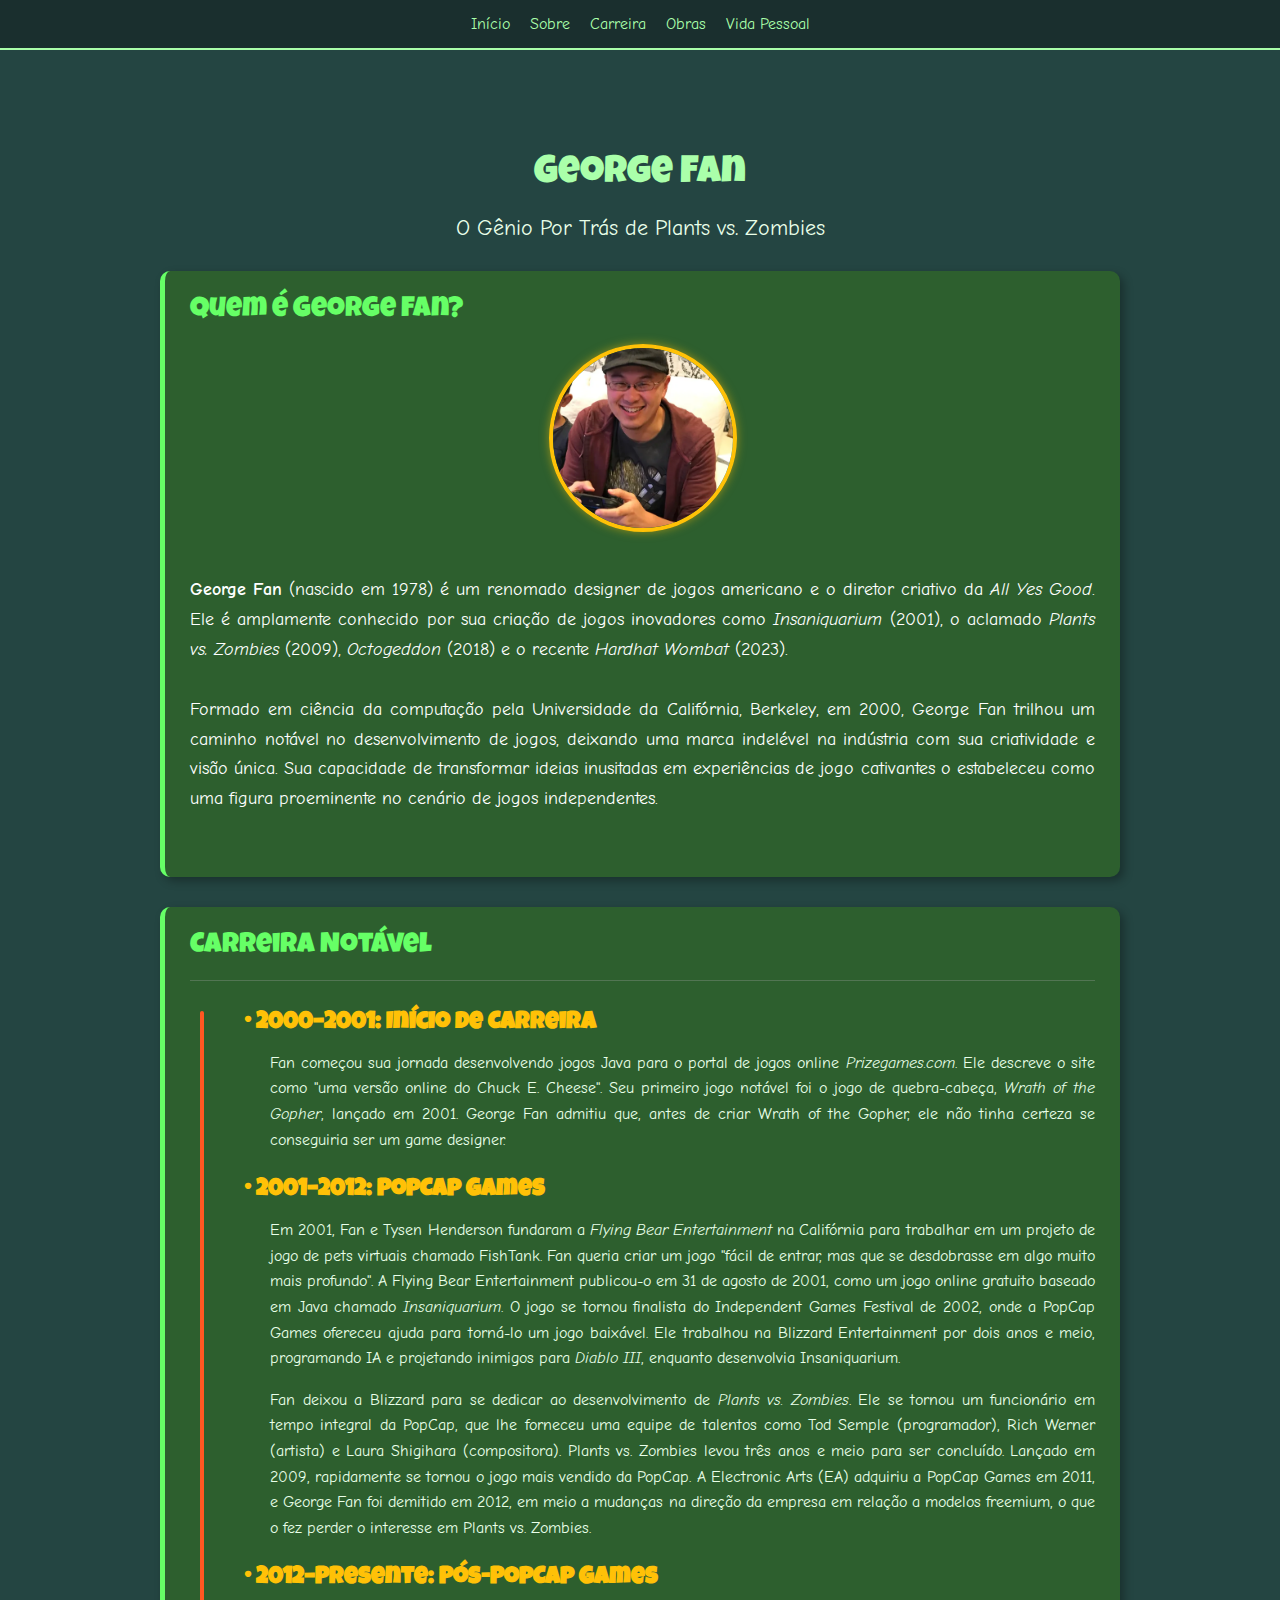
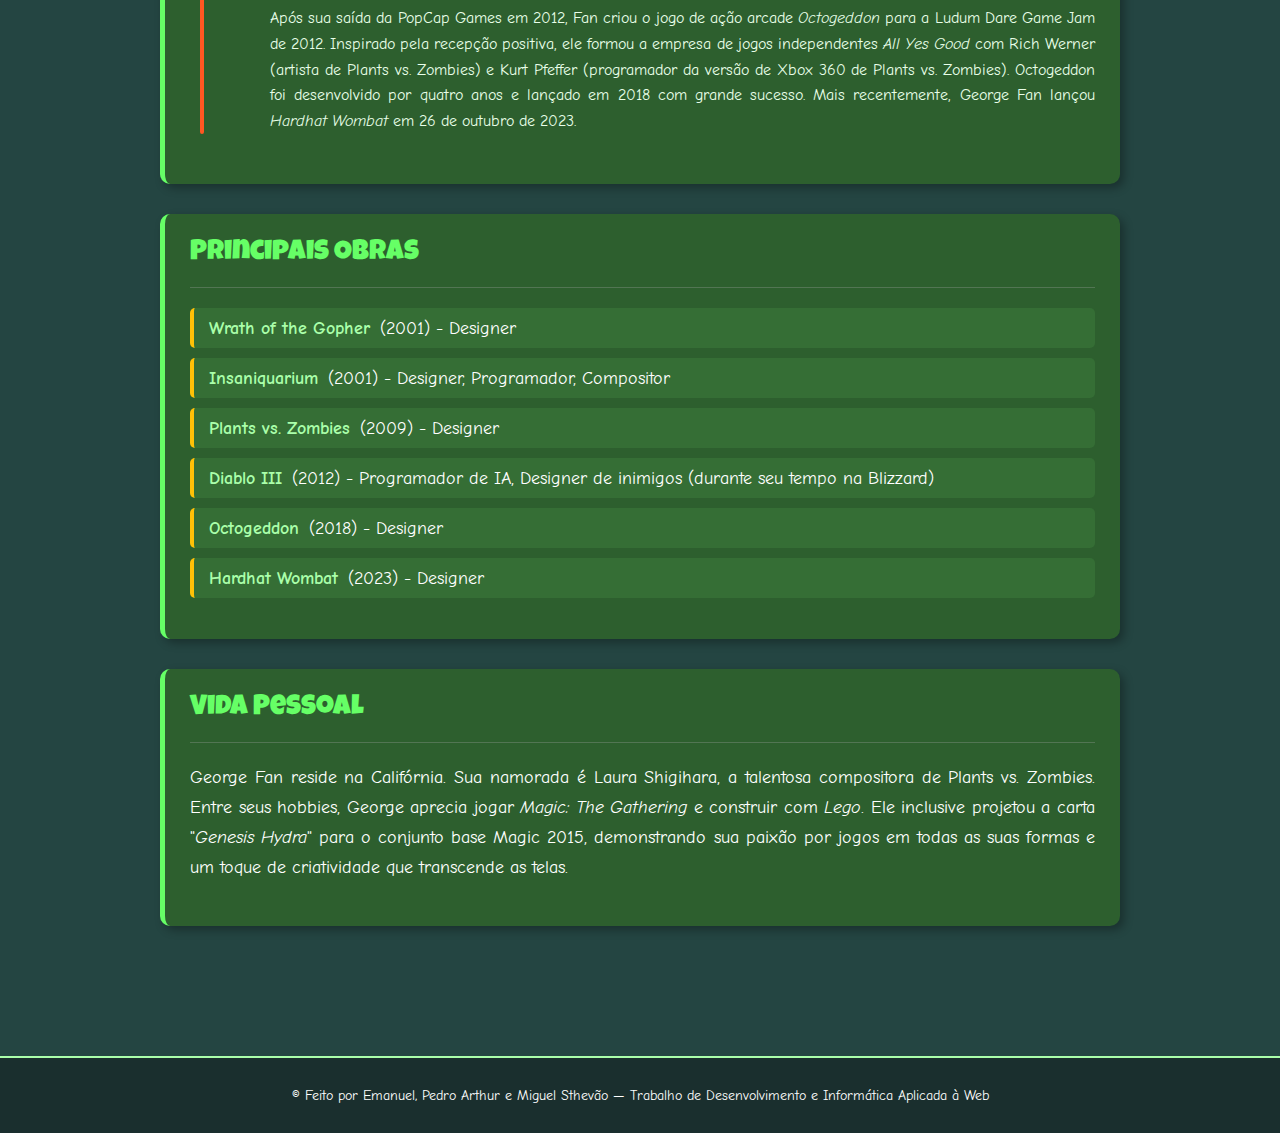
<file: george-Fan-page/george.html>
<!DOCTYPE html>
 <html lang="pt-BR">
 <head>
     <meta charset="UTF-8">
     <meta name="viewport" content="width=device-width, initial-scale=1.0">
     <title>George Fan - O Criador de Plants vs. Zombies</title>
     <link href="https://fonts.googleapis.com/css2?family=Comic+Neue&display=swap" rel="stylesheet">
     <link href="https://fonts.googleapis.com/css2?family=Luckiest+Guy&display=swap" rel="stylesheet">
    <link rel="stylesheet" href="george-style.css">
    <link rel="icon" href="../imgs/favicon.png" type="image/x-icon">
    <link rel="apple-touch-icon" href="../imgs/favicon.png">
    </head>
 <body>
     <header>
         <nav>
             <ul>
                <li><a href="../index.html">Início</a></li>
                 <li><a href="#about">Sobre</a></li>
                 <li><a href="#career">Carreira</a></li>
                 <li><a href="#works">Obras</a></li>
                 <li><a href="#personal-life">Vida Pessoal</a></li>
             </ul>
         </nav>
     </header>

     <main>
         <h1 class="titulo">George Fan</h1>
         <p class="subtitulo">O Gênio Por Trás de Plants vs. Zombies</p>

         <section id="about" class="section-container">
             <h2>Quem é George Fan?</h2>
             <div class="profile-info">
                 <img src="./img/george-fan-pfp.png" alt="George Fan, criador de Plants vs. Zombies" class="profile-pic">
                 <p class="bio-text">
                     <b>George Fan</b> (nascido em 1978) é um renomado designer de jogos americano e o diretor criativo da <i>All Yes Good</i>. Ele é amplamente conhecido por sua criação de jogos inovadores como <i>Insaniquarium</i> (2001), o aclamado <i>Plants vs. Zombies</i> (2009), <i>Octogeddon</i> (2018) e o recente <i>Hardhat Wombat</i> (2023).
                     <br><br>
                     Formado em ciência da computação pela Universidade da Califórnia, Berkeley, em 2000, George Fan trilhou um caminho notável no desenvolvimento de jogos, deixando uma marca indelével na indústria com sua criatividade e visão única. Sua capacidade de transformar ideias inusitadas em experiências de jogo cativantes o estabeleceu como uma figura proeminente no cenário de jogos independentes.
                 </p>
             </div>
         </section>

         <section id="career" class="section-container">
             <h2>Carreira Notável</h2>
             <hr>
             <div class="timeline">
                 <div class="timeline-item">
                     <h3>• 2000–2001: Início de Carreira</h3>
                     <p>Fan começou sua jornada desenvolvendo jogos Java para o portal de jogos online <i>Prizegames.com</i>. Ele descreve o site como "uma versão online do Chuck E. Cheese". Seu primeiro jogo notável foi o jogo de quebra-cabeça, <i>Wrath of the Gopher</i>, lançado em 2001. George Fan admitiu que, antes de criar Wrath of the Gopher, ele não tinha certeza se conseguiria ser um game designer.</p>
                 </div>
                 <div class="timeline-item">
                     <h3>• 2001–2012: PopCap Games</h3>
                     <p>Em 2001, Fan e Tysen Henderson fundaram a <i>Flying Bear Entertainment</i> na Califórnia para trabalhar em um projeto de jogo de pets virtuais chamado FishTank. Fan queria criar um jogo "fácil de entrar, mas que se desdobrasse em algo muito mais profundo". A Flying Bear Entertainment publicou-o em 31 de agosto de 2001, como um jogo online gratuito baseado em Java chamado <i>Insaniquarium</i>. O jogo se tornou finalista do Independent Games Festival de 2002, onde a PopCap Games ofereceu ajuda para torná-lo um jogo baixável. Ele trabalhou na Blizzard Entertainment por dois anos e meio, programando IA e projetando inimigos para <i>Diablo III</i>, enquanto desenvolvia Insaniquarium.</p>
                     <p>Fan deixou a Blizzard para se dedicar ao desenvolvimento de <i>Plants vs. Zombies</i>. Ele se tornou um funcionário em tempo integral da PopCap, que lhe forneceu uma equipe de talentos como Tod Semple (programador), Rich Werner (artista) e Laura Shigihara (compositora). Plants vs. Zombies levou três anos e meio para ser concluído. Lançado em 2009, rapidamente se tornou o jogo mais vendido da PopCap. A Electronic Arts (EA) adquiriu a PopCap Games em 2011, e George Fan foi demitido em 2012, em meio a mudanças na direção da empresa em relação a modelos freemium, o que o fez perder o interesse em Plants vs. Zombies.</p>
                 </div>
                 <div class="timeline-item">
                     <h3>• 2012–Presente: Pós-PopCap Games</h3>
                     <p>Após sua saída da PopCap Games em 2012, Fan criou o jogo de ação arcade <i>Octogeddon</i> para a Ludum Dare Game Jam de 2012. Inspirado pela recepção positiva, ele formou a empresa de jogos independentes <i>All Yes Good</i> com Rich Werner (artista de Plants vs. Zombies) e Kurt Pfeffer (programador da versão de Xbox 360 de Plants vs. Zombies). Octogeddon foi desenvolvido por quatro anos e lançado em 2018 com grande sucesso. Mais recentemente, George Fan lançou <i>Hardhat Wombat</i> em 26 de outubro de 2023.</p>
                 </div>
             </div>
         </section>

         <section id="works" class="section-container">
             <h2>Principais Obras</h2>
             <hr>
             <ul class="game-list">
                 <li><strong>Wrath of the Gopher</strong> (2001) - Designer</li>
                 <li><strong>Insaniquarium</strong> (2001) - Designer, Programador, Compositor</li>
                 <li><strong>Plants vs. Zombies</strong> (2009) - Designer</li>
                 <li><strong>Diablo III</strong> (2012) - Programador de IA, Designer de inimigos (durante seu tempo na Blizzard)</li>
                 <li><strong>Octogeddon</strong> (2018) - Designer</li>
                 <li><strong>Hardhat Wombat</strong> (2023) - Designer</li>
             </ul>
         </section>

         <section id="personal-life" class="section-container">
             <h2>Vida Pessoal</h2>
             <hr>
             <p class="bio-text">
                 George Fan reside na Califórnia. Sua namorada é Laura Shigihara, a talentosa compositora de Plants vs. Zombies. Entre seus hobbies, George aprecia jogar <i>Magic: The Gathering</i> e construir com <i>Lego</i>. Ele inclusive projetou a carta "<i>Genesis Hydra</i>" para o conjunto base Magic 2015, demonstrando sua paixão por jogos em todas as suas formas e um toque de criatividade que transcende as telas.
             </p>
         </section>
     </main>

     <footer>
         <p>
             <span>&copy;</span> Feito por Emanuel, Pedro Arthur e Miguel Sthevão — Trabalho de Desenvolvimento e Informática Aplicada à Web
         </p>
     </footer>
 </body>
 </html>
</file>
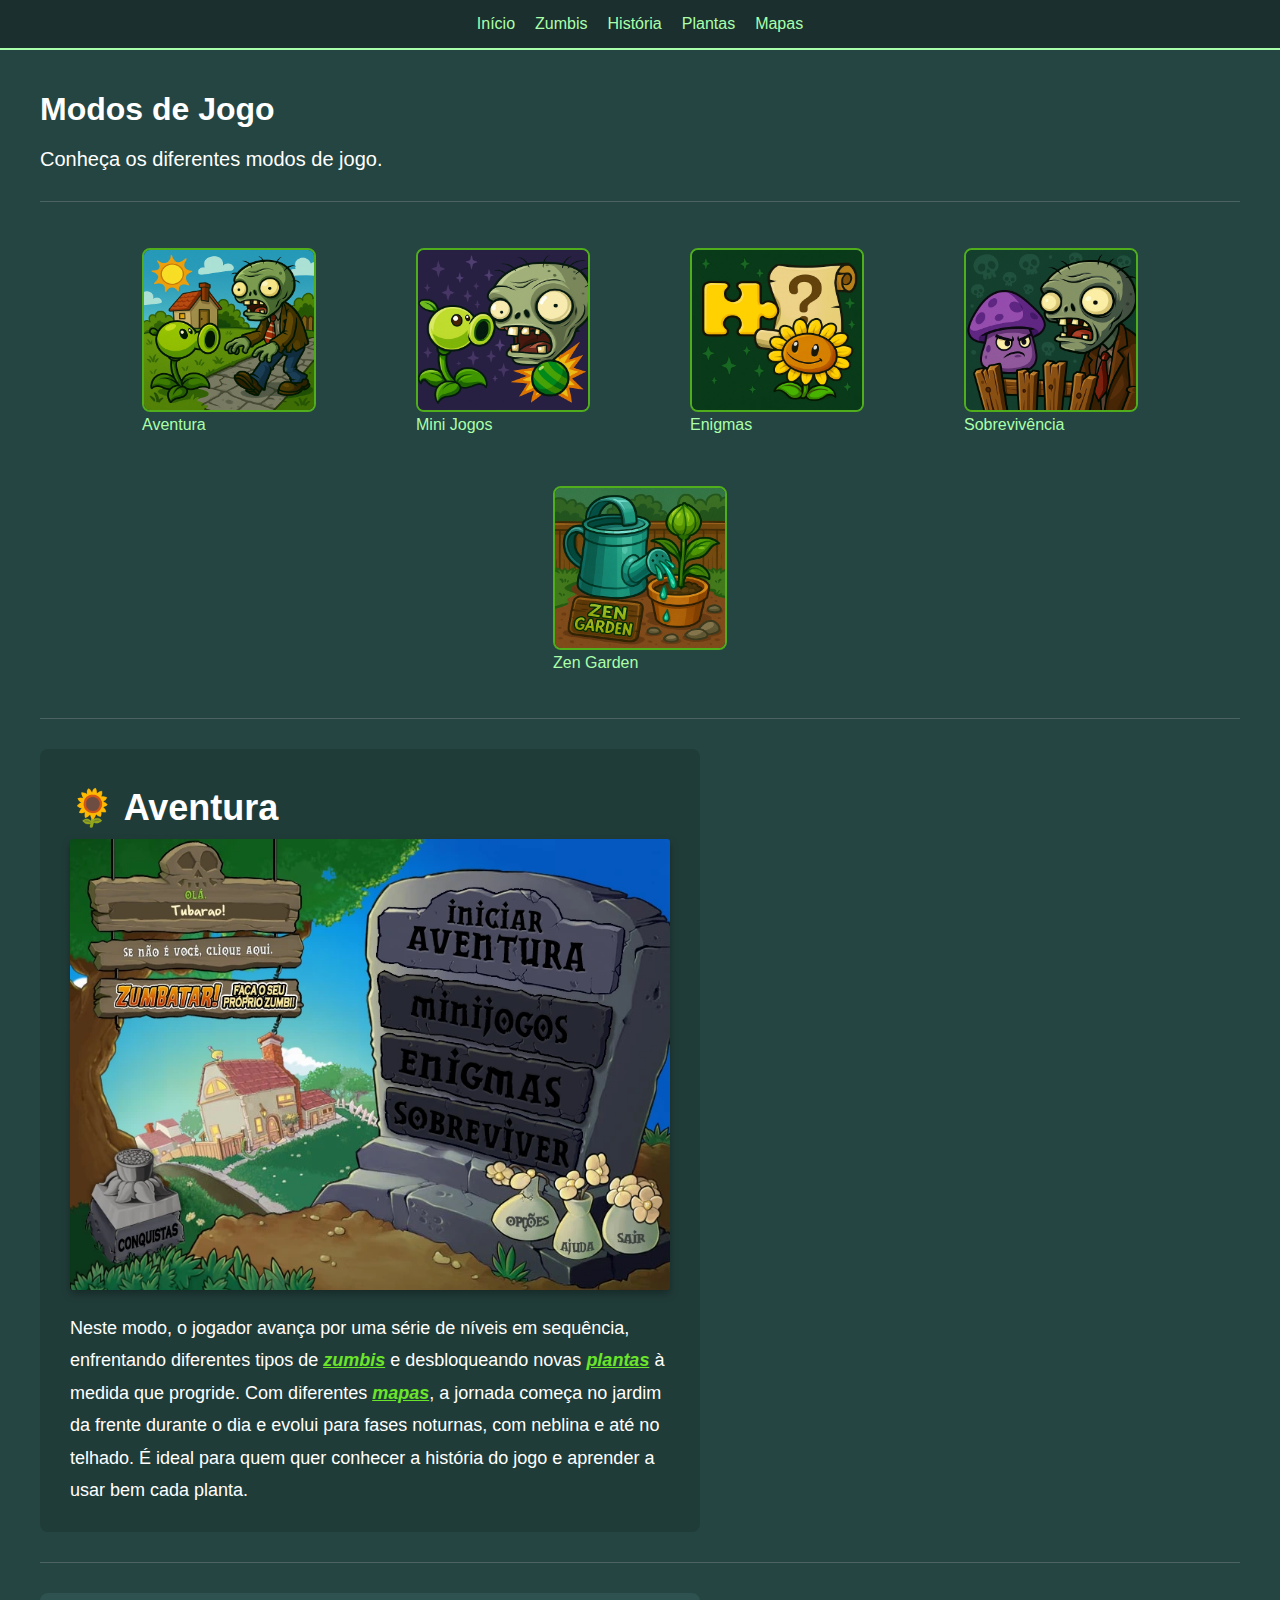
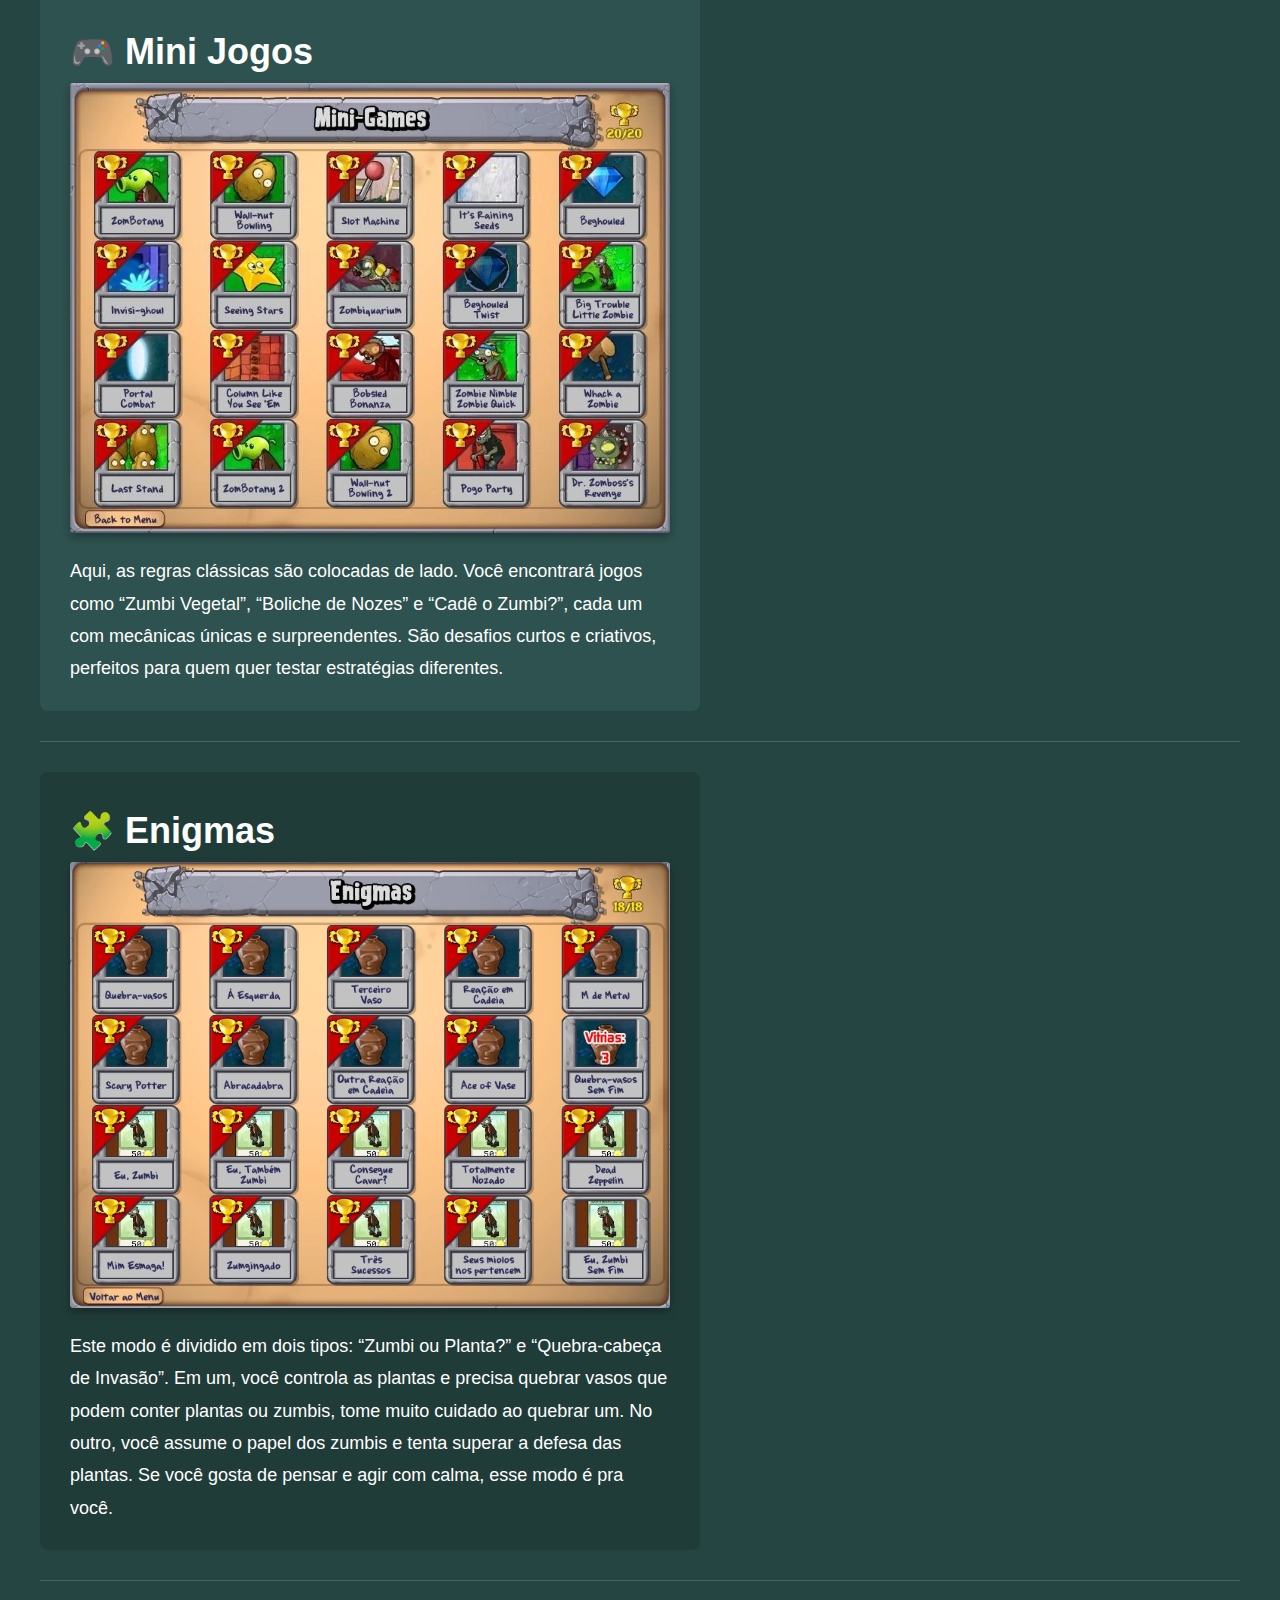
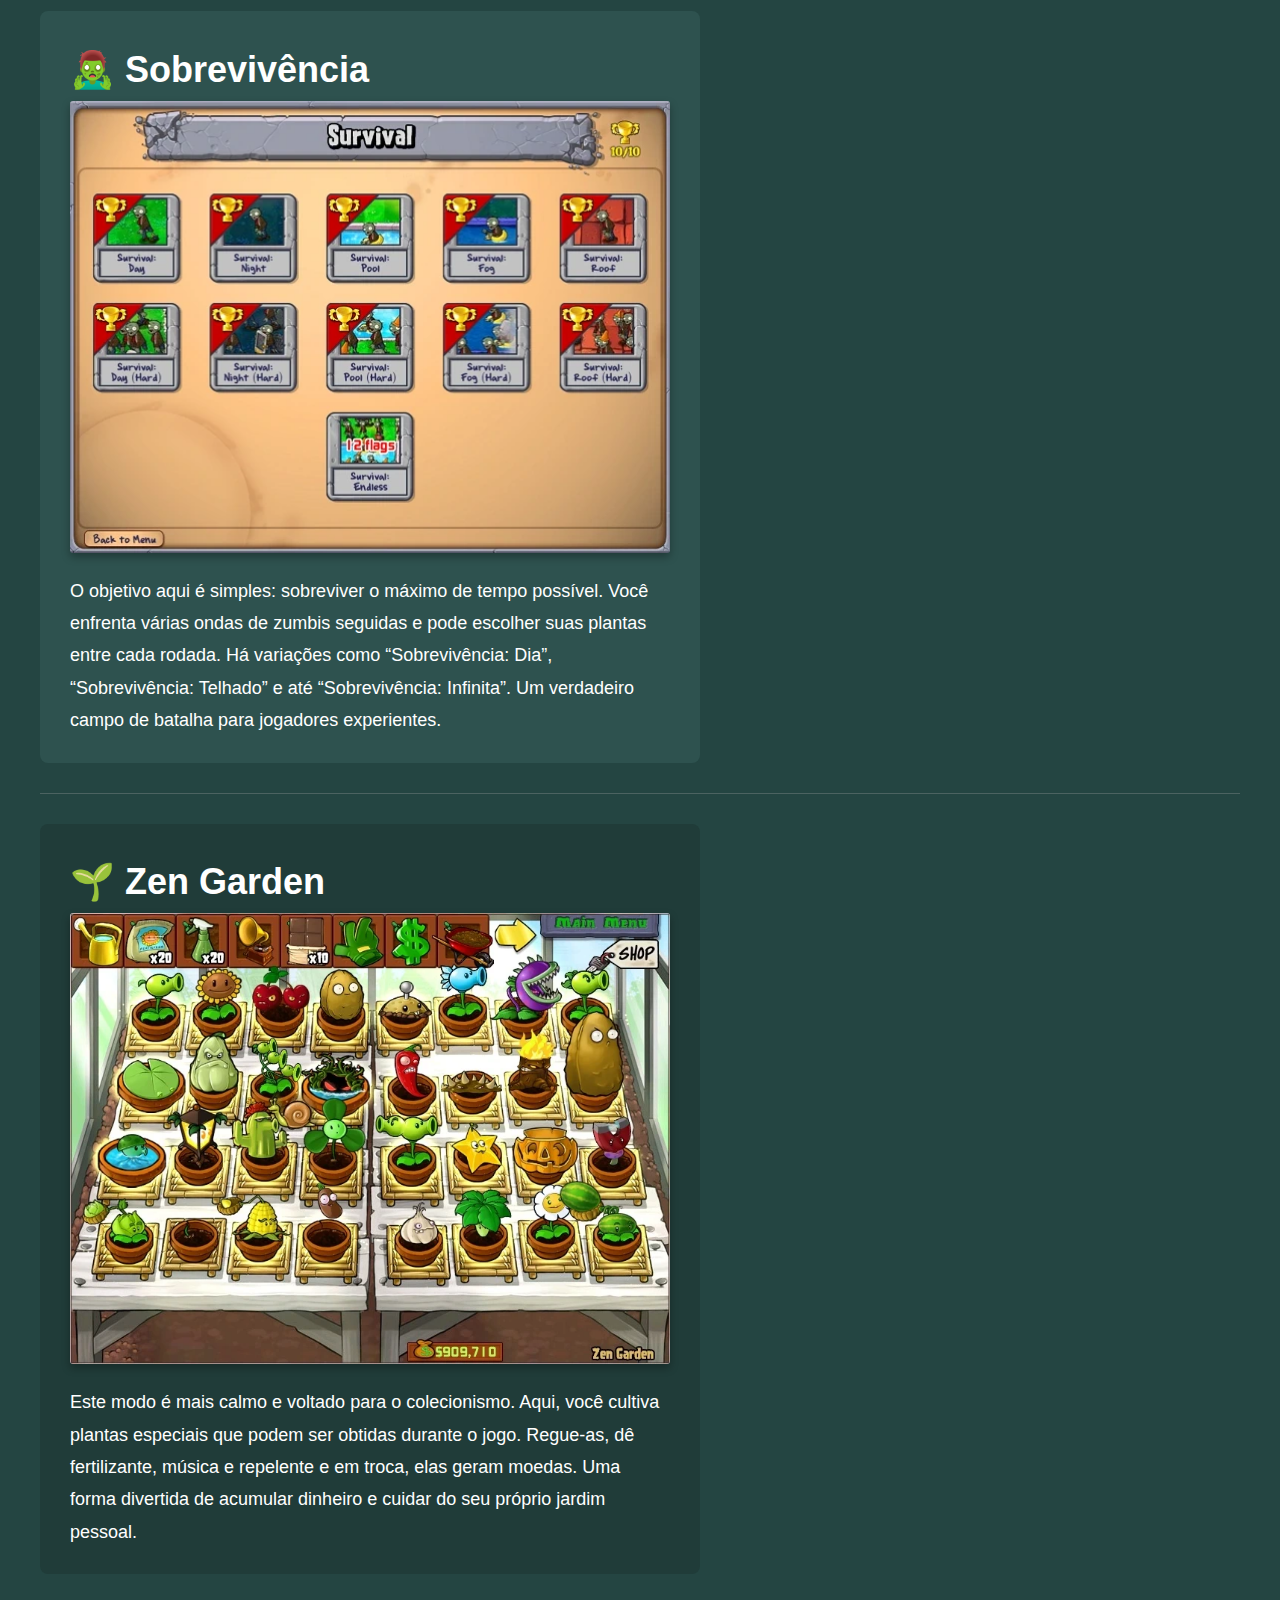
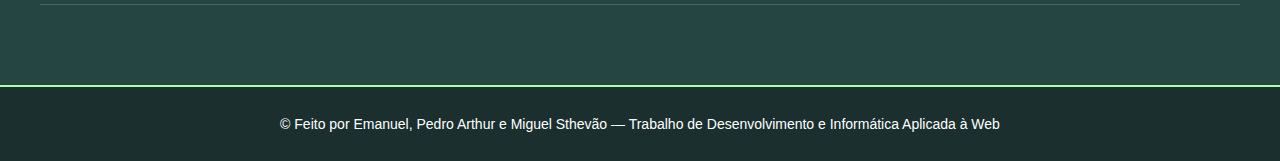
<file: modos-page/modos.html>
<!DOCTYPE html>
<html lang="pt-BR">

<head>
    <meta charset="UTF-8">
    <meta name="viewport" content="width=device-width, initial-scale=1.0" />
    <title>Modos de Jogo - PvZ Wiki</title>
    <link rel="stylesheet" href="modos.css">
    <link href="https://fonts.googleapis.com/css2?family=Comic+Neue&display=swap" rel="stylesheet">
    <link href="https://fonts.googleapis.com/css2?family=Luckiest+Guy&display=swap" rel="stylesheet">
    <link rel="icon" href="../imgs/favicon.png" type="image/x-icon">
    <link rel="apple-touch-icon" href="../imgs/favicon.png">
</head>

<body>
    <header>
        <nav class="nav-header">
            <ul>
                <li><a href="../index.html">Início</a></li>
                <li><a href="../zumbis-page/zumbis.html">Zumbis</a></li>
                <li><a href="../historia-page/historia.html">História</a></li>
                <li><a href="../plants-page/plants.html">Plantas</a></li>
                <li><a href="../mapas-page/mapas.html">Mapas</a></li>
            </ul>
        </nav>
    </header>
    <main>
        <h1 class="titulo">Modos de Jogo</h1>
        <p class="subtitulo">Conheça os diferentes modos de jogo.</p>
        <hr>
        <nav>
            <ul>
                <li>
                    <a href="#aventura">
                        <figure class="container-fig container-aventura">
                            <img src="imgs/aventura.webp" alt="Aventura">
                            <figcaption>Aventura</figcaption>
                        </figure>
                    </a>
                </li>
                <li>
                    <a href="#minijogos">
                        <figure class="container-fig">
                            <img src="imgs/minijogos.webp" alt="Mini Jogos">
                            <figcaption>Mini Jogos</figcaption>
                        </figure>
                    </a>
                </li>
                <li>
                    <a href="#enigmas">
                        <figure class="container-fig">
                            <img src="imgs/enigmas.webp" alt="Enigmas">
                            <figcaption>Enigmas</figcaption>
                        </figure>
                    </a>
                </li>
                <li>
                    <a href="#sobrevivencia">
                        <figure class="container-fig">
                            <img src="imgs/sobrevivencia.webp" alt="Sobrevivência">
                            <figcaption>Sobrevivência</figcaption>
                        </figure>
                    </a>
                </li>
                <li>
                    <a href="#zengarden">
                        <figure class="container-fig">
                            <img src="imgs/zen-garden.webp" alt="Zen Garden">
                            <figcaption>Zen Garden</figcaption>
                        </figure>
                    </a>
                </li>
            </ul>
        </nav>
        <hr>




        <section id="aventura">
            <h2>🌻 Aventura</h2>
            <img src="imgs/iniciar-aventura.webp" alt="Imagem do modo Aventura">
            <p>Neste modo, o jogador avança por uma série de níveis em sequência, enfrentando diferentes tipos de <a
                    class="link-page" href="/PvZ-Wiki/zumbis-page/zumbis.html">zumbis</a> e desbloqueando novas <a
                    href="/PvZ-Wiki/plants-page/plants.html" class="link-page">plantas</a> à medida que progride.
                Com diferentes <a href="/PvZ-Wiki/mapas-page/mapas.html" class="link-page">mapas</a>, a jornada
                começa no jardim da
                frente
                durante o dia e evolui para fases noturnas, com neblina e até no telhado. É ideal para quem quer
                conhecer a história do jogo e aprender a usar bem cada planta.</p>
        </section>
        <hr>

        <section id="minijogos">
            <h2>🎮 Mini Jogos</h2>
            <img src="imgs/iniciar-minijogos.webp" alt="Imagem Minijogos">
            <p>Aqui, as regras clássicas são colocadas de lado. Você encontrará jogos como “Zumbi Vegetal”, “Boliche
                de Nozes” e “Cadê o Zumbi?”, cada um com mecânicas únicas e surpreendentes. São desafios curtos e
                criativos, perfeitos para quem quer testar estratégias diferentes.

            </p>
        </section>
        <hr>
        <section id="enigmas">
            <h2>🧩 Enigmas</h2>
            <img src="imgs/iniciar-enigmas.webp" alt="Imagem Enigmas">
            <p>Este modo é dividido em dois tipos: “Zumbi ou Planta?” e “Quebra-cabeça de Invasão”. Em um, você controla
                as plantas e precisa quebrar vasos que podem conter plantas ou zumbis, tome muito cuidado ao quebrar um.
                No outro, você assume o papel dos zumbis e tenta
                superar a defesa das plantas. Se você gosta de pensar e agir com calma, esse modo é pra você.</p>
        </section>
        <hr>
        <section id="sobrevivencia">
            <h2>🧟‍♂️ Sobrevivência</h2>
            <img src="imgs/iniciar-sobrevivencia.webp" alt="Imagem modo Sobrevivência">
            <p>O objetivo aqui é simples: sobreviver o máximo de tempo possível. Você enfrenta várias ondas de
                zumbis seguidas e pode escolher suas plantas entre cada rodada. Há variações como “Sobrevivência: Dia”,
                “Sobrevivência: Telhado” e até “Sobrevivência: Infinita”. Um verdadeiro campo de batalha para jogadores
                experientes.</p>
        </section>
        <hr>
        <section id="zengarden">
            <h2>🌱 Zen Garden</h2>
            <img src="imgs/iniciar-zengarden.webp" alt="Imagem do Zen Garden">
            <p>Este modo é mais calmo e voltado para o colecionismo. Aqui, você cultiva plantas especiais que podem ser
                obtidas durante o jogo. Regue-as, dê fertilizante, música e repelente e em troca, elas geram moedas.
                Uma forma divertida de acumular dinheiro e cuidar do seu próprio jardim pessoal.</p>
        </section>
        <hr>

    </main>

    <footer>
        <p><span>&copy;</span> Feito por Emanuel, Pedro Arthur e Miguel Sthevão — Trabalho de Desenvolvimento e
            Informática Aplicada à Web</p>
    </footer>
</body>

</html>
</file>
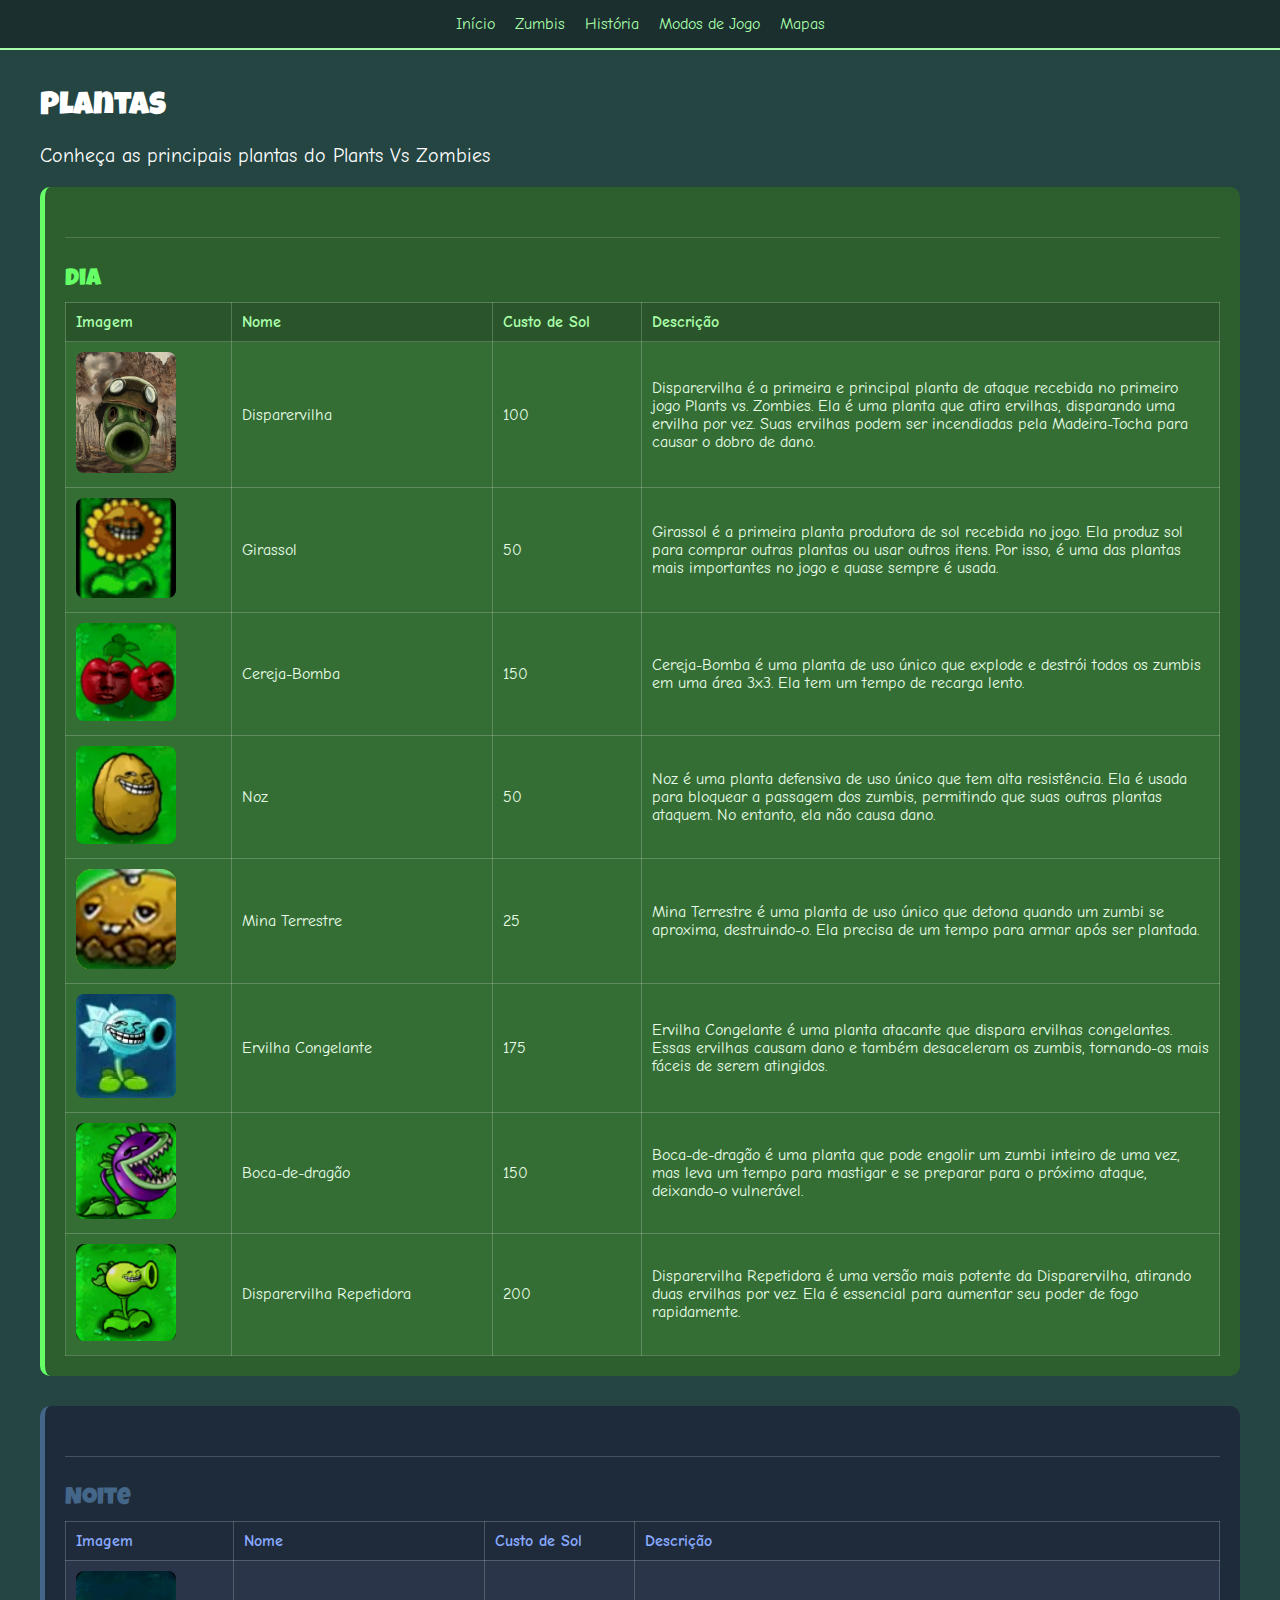
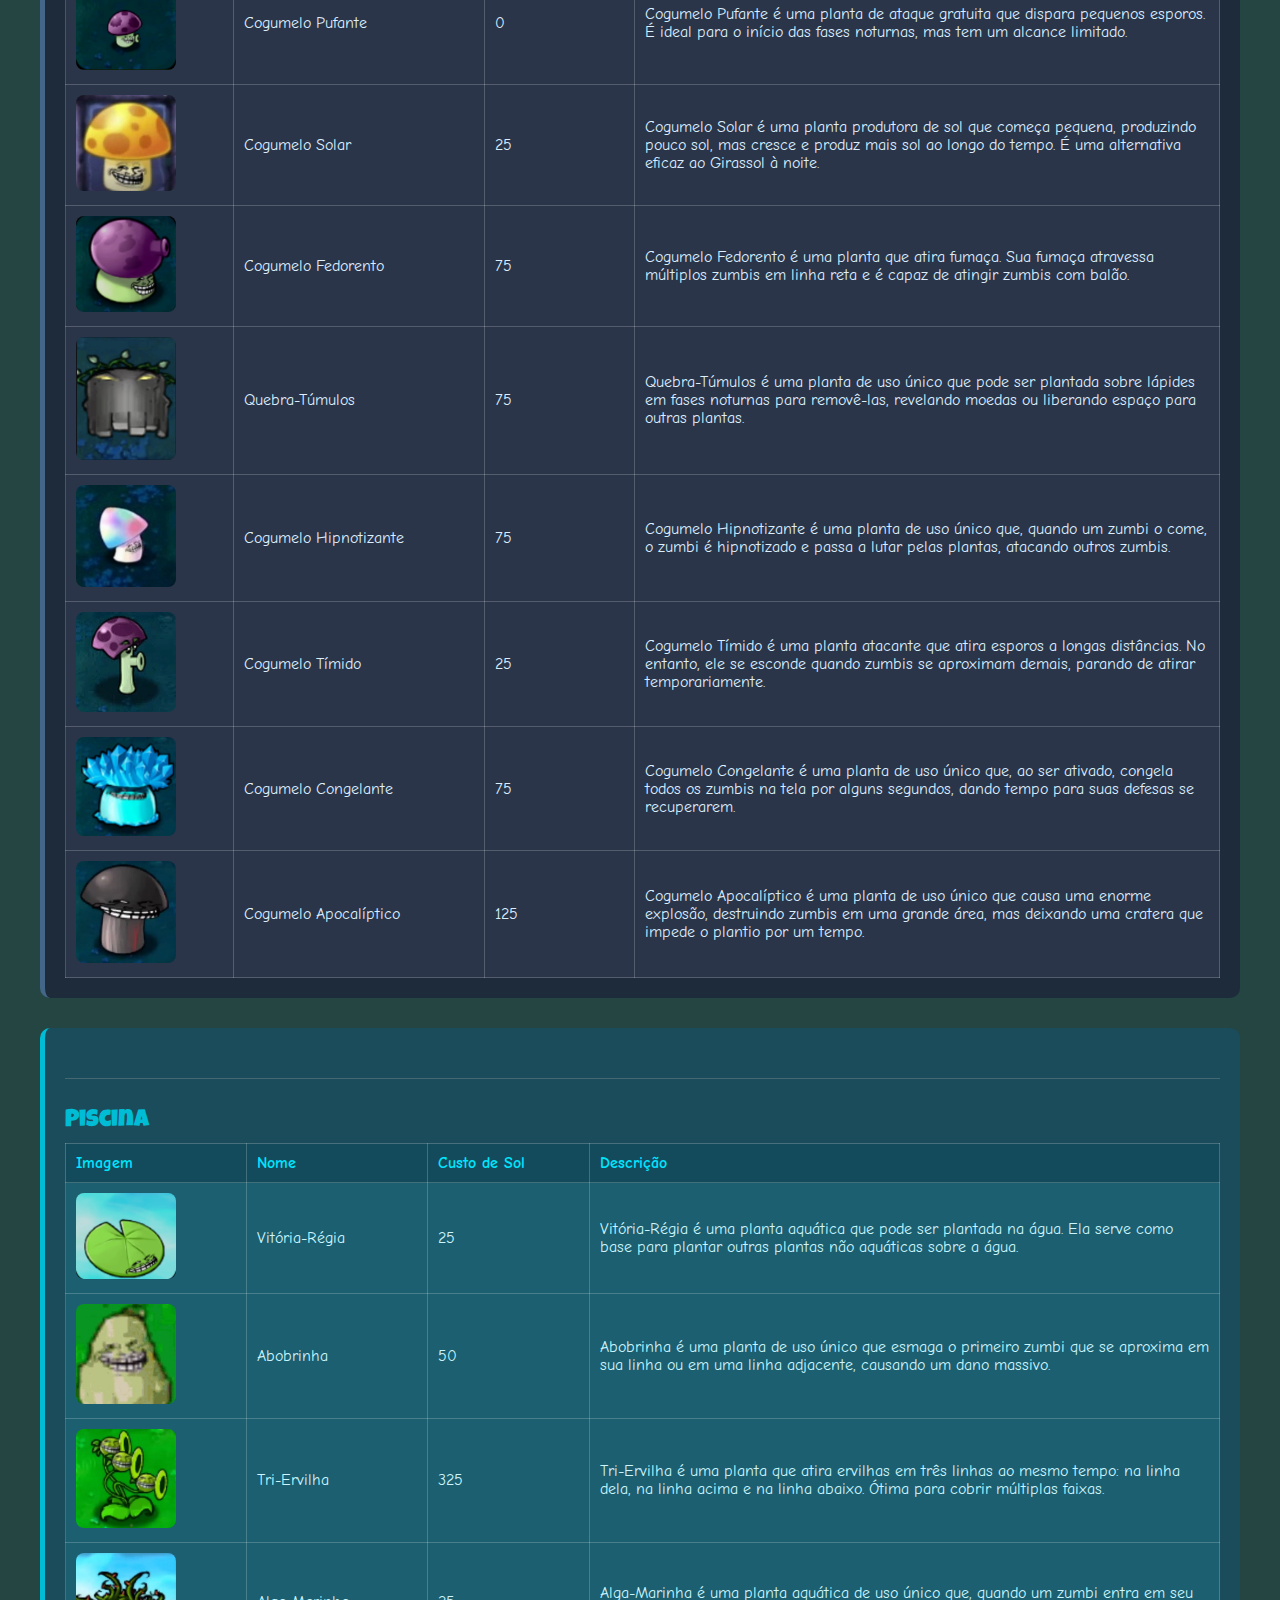
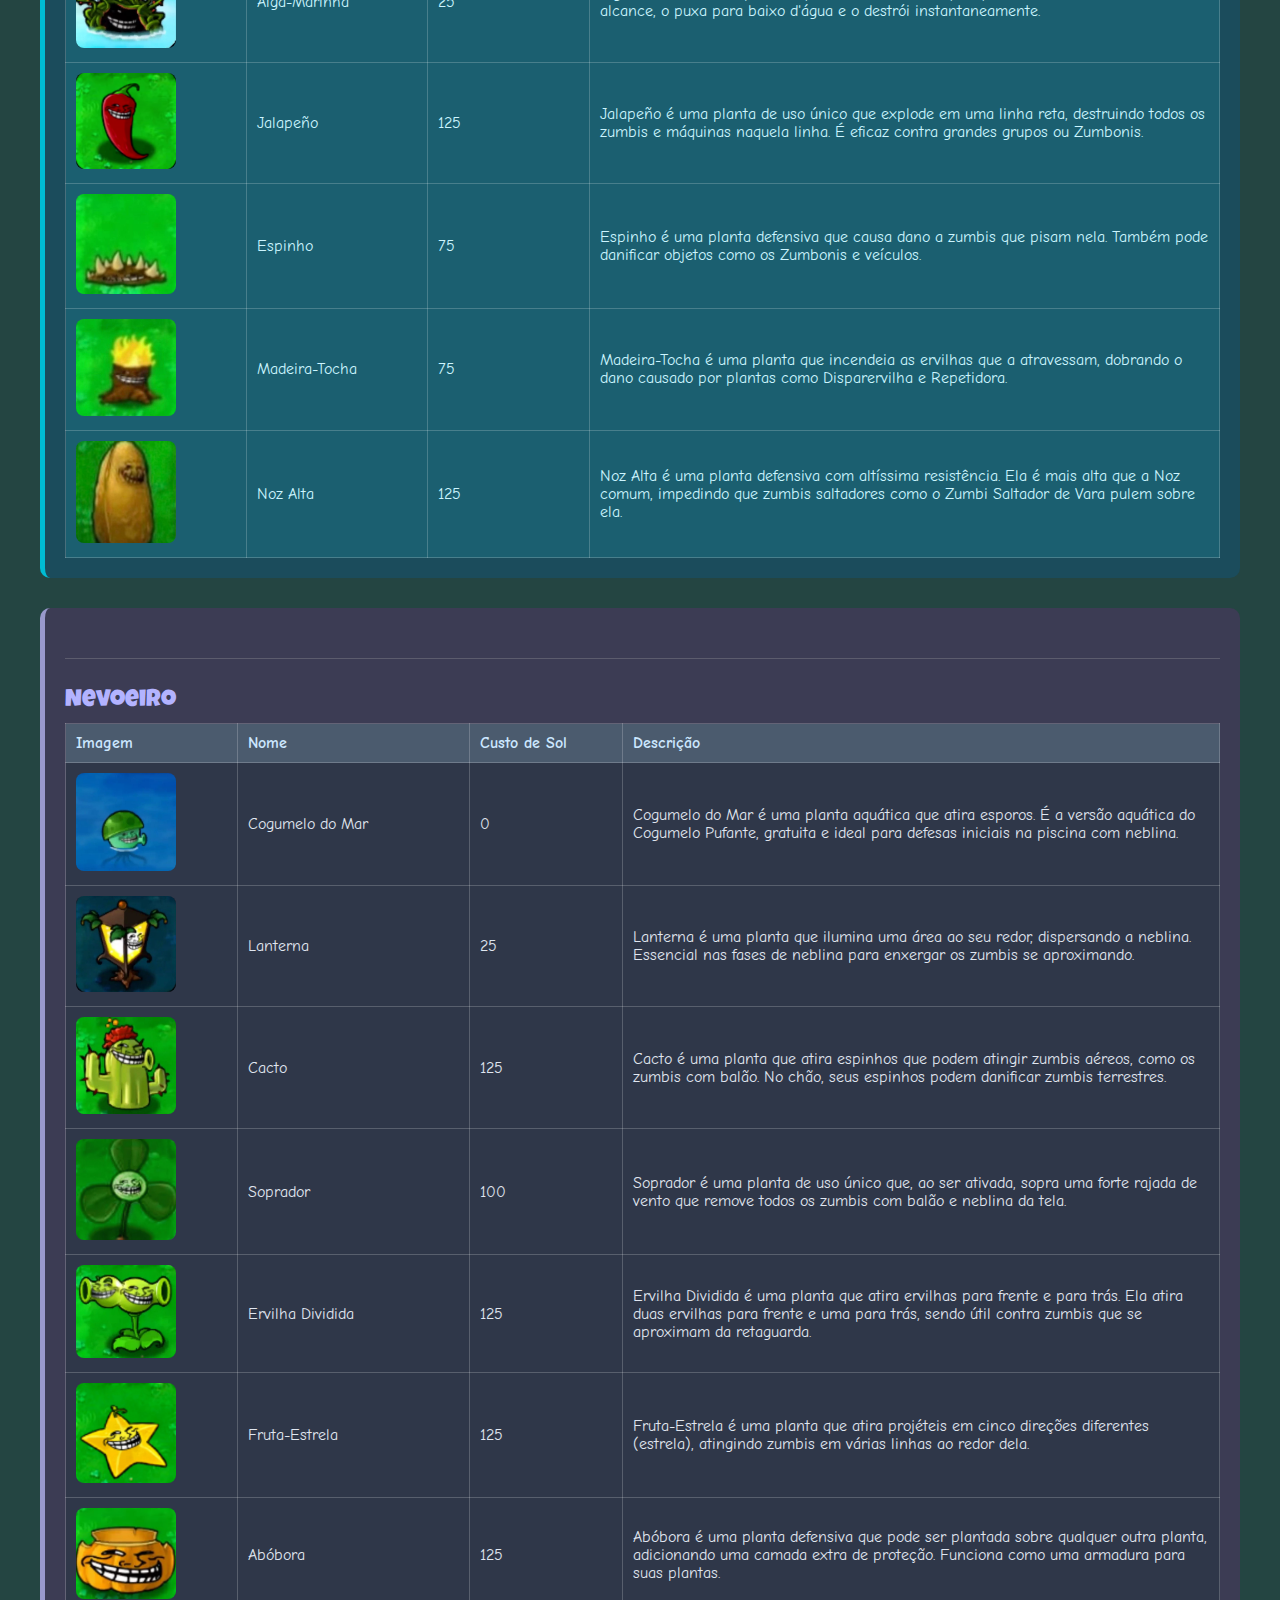
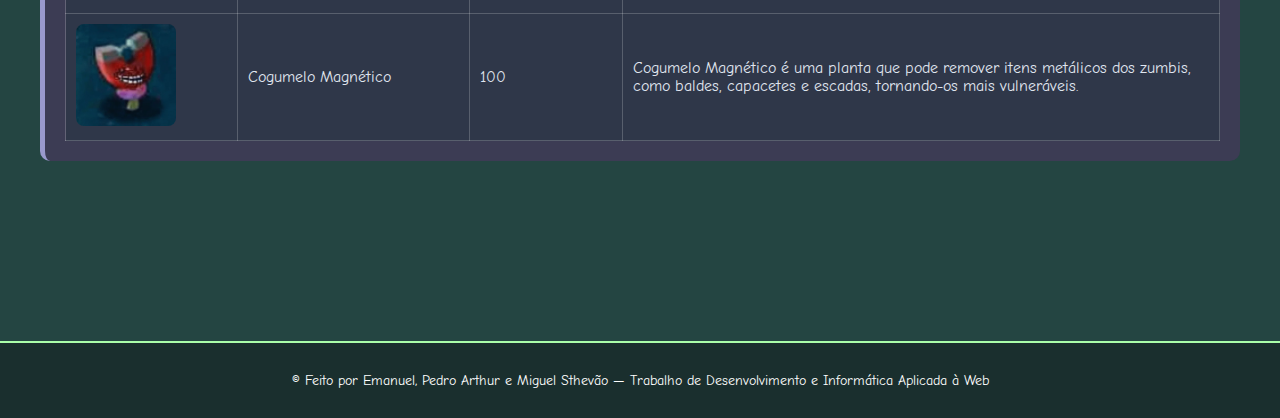
<file: plants-page/plants.html>
<!DOCTYPE html>
<html lang="pt-BR">
<head>
    <meta charset="UTF-8">
    <meta name="viewport" content="width=device-width, initial-scale=1.0">
    <title>Plantas - PvZ Wiki</title>
    <link rel="stylesheet" href="plants_style.css">
    <link href="https://fonts.googleapis.com/css2?family=Comic+Neue&display=swap" rel="stylesheet">
    <link href="https://fonts.googleapis.com/css2?family=Luckiest+Guy&display=swap" rel="stylesheet">
    <style>
        /* quebra de  linha em descricoes longas */
        .tabela-planta td:nth-child(4) { 
            white-space: normal; 
            max-width: 400px; 
        }
    </style>
</head>
<body>
    <header>
        <nav>
            <ul>
                <li><a href="/PvZ-Wiki/index.html">Início</a></li>
                <li><a href="/PvZ-Wiki/zumbis-page/zumbis.html">Zumbis</a></li>
                <li><a href="/PvZ-Wiki/historia-page/historia.html">História</a></li>
                <li><a href="/PvZ-Wiki/modos-page/modos.html">Modos de Jogo</a></li>
                <li><a href="/PvZ-Wiki/mapas-page/mapas.html">Mapas</a></li>
            </ul>
        </nav>
    </header>

    <main>
        <h1 class="titulo">Plantas</h1>
        <p class="subtitulo">Conheça as principais plantas do Plants Vs Zombies</p>

        <section class="section-container" id="dia">
            <hr>
            <h2 class="titulo-planta titulo-dia">Dia</h2>
            <table class="tabela-planta tabela-dia">
                <thead>
                    <tr>
                        <th>Imagem</th>
                        <th>Nome</th>
                        <th>Custo de Sol</th>
                        <th>Descrição</th>
                    </tr>
                </thead>
                <tbody>
                    <tr>
                        <td><img src="imgs/peashooter.png" alt="Disparervilha" width="100"></td>
                        <td>Disparervilha</td>
                        <td>100</td>
                        <td>Disparervilha é a primeira e principal planta de ataque recebida no primeiro jogo Plants vs. Zombies. Ela é uma planta que atira ervilhas, disparando uma ervilha por vez. Suas ervilhas podem ser incendiadas pela Madeira-Tocha para causar o dobro de dano.</td>
                    </tr>
                    <tr>
                        <td><img src="imgs/sunflower.png" alt="Girassol" width="100"></td>
                        <td>Girassol</td>
                        <td>50</td>
                        <td>Girassol é a primeira planta produtora de sol recebida no jogo. Ela produz sol para comprar outras plantas ou usar outros itens. Por isso, é uma das plantas mais importantes no jogo e quase sempre é usada.</td>
                    </tr>
                    <tr>
                        <td><img src="imgs/cherrybomb.png" alt="Cereja-Bomba" width="100"></td>
                        <td>Cereja-Bomba</td>
                        <td>150</td>
                        <td>Cereja-Bomba é uma planta de uso único que explode e destrói todos os zumbis em uma área 3x3. Ela tem um tempo de recarga lento.</td>
                    </tr>
                    <tr>
                        <td><img src="imgs/wallnut.png" alt="Noz" width="100"></td>
                        <td>Noz</td>
                        <td>50</td>
                        <td>Noz é uma planta defensiva de uso único que tem alta resistência. Ela é usada para bloquear a passagem dos zumbis, permitindo que suas outras plantas ataquem. No entanto, ela não causa dano.</td>
                    </tr>
                    <tr>
                        <td><img src="imgs/potatomine.png" alt="Mina Terrestre" width="100"></td>
                        <td>Mina Terrestre</td>
                        <td>25</td>
                        <td>Mina Terrestre é uma planta de uso único que detona quando um zumbi se aproxima, destruindo-o. Ela precisa de um tempo para armar após ser plantada.</td>
                    </tr>
                    <tr>
                        <td><img src="imgs/snowpea.png" alt="Ervilha Congelante" width="100"></td>
                        <td>Ervilha Congelante</td>
                        <td>175</td>
                        <td>Ervilha Congelante é uma planta atacante que dispara ervilhas congelantes. Essas ervilhas causam dano e também desaceleram os zumbis, tornando-os mais fáceis de serem atingidos.</td>
                    </tr>
                    <tr>
                        <td><img src="imgs/chomper.png" alt="Boca-de-dragão" width="100"></td>
                        <td>Boca-de-dragão</td>
                        <td>150</td>
                        <td>Boca-de-dragão é uma planta que pode engolir um zumbi inteiro de uma vez, mas leva um tempo para mastigar e se preparar para o próximo ataque, deixando-o vulnerável.</td>
                    </tr>
                    <tr>
                        <td><img src="imgs/repeater.png" alt="Disparervilha Repetidora" width="100"></td>
                        <td>Disparervilha Repetidora</td>
                        <td>200</td>
                        <td>Disparervilha Repetidora é uma versão mais potente da Disparervilha, atirando duas ervilhas por vez. Ela é essencial para aumentar seu poder de fogo rapidamente.</td>
                    </tr>
                </tbody>
            </table>
        </section>
        <section class="section-container" id="noite">
            <hr>
            <h2 class="titulo-planta titulo-noite">Noite</h2>
            <table class="tabela-planta tabela-noite">
                <thead>
                    <tr>
                        <th>Imagem</th>
                        <th>Nome</th>
                        <th>Custo de Sol</th>
                        <th>Descrição</th>
                    </tr>
                </thead>
                <tbody>
                    <tr>
                        <td><img src="imgs/puffshroom.png" alt="Cogumelo Pufante" width="100"></td>
                        <td>Cogumelo Pufante</td>
                        <td>0</td>
                        <td>Cogumelo Pufante é uma planta de ataque gratuita que dispara pequenos esporos. É ideal para o início das fases noturnas, mas tem um alcance limitado.</td>
                    </tr>
                    <tr>
                        <td><img src="imgs/sunshroom.png" alt="Cogumelo Solar" width="100"></td>
                        <td>Cogumelo Solar</td>
                        <td>25</td>
                        <td>Cogumelo Solar é uma planta produtora de sol que começa pequena, produzindo pouco sol, mas cresce e produz mais sol ao longo do tempo. É uma alternativa eficaz ao Girassol à noite.</td>
                    </tr>
                    <tr>
                        <td><img src="imgs/fumeshroom.png" alt="Cogumelo Fedorento" width="100"></td>
                        <td>Cogumelo Fedorento</td>
                        <td>75</td>
                        <td>Cogumelo Fedorento é uma planta que atira fumaça. Sua fumaça atravessa múltiplos zumbis em linha reta e é capaz de atingir zumbis com balão.</td>
                    </tr>
                    <tr>
                        <td><img src="imgs/gravebuster.png" alt="Quebra-Túmulos" width="100"></td>
                        <td>Quebra-Túmulos</td>
                        <td>75</td>
                        <td>Quebra-Túmulos é uma planta de uso único que pode ser plantada sobre lápides em fases noturnas para removê-las, revelando moedas ou liberando espaço para outras plantas.</td>
                    </tr>
                    <tr>
                        <td><img src="imgs/hypnoshroom.png" alt="Cogumelo Hipnotizante" width="100"></td>
                        <td>Cogumelo Hipnotizante</td>
                        <td>75</td>
                        <td>Cogumelo Hipnotizante é uma planta de uso único que, quando um zumbi o come, o zumbi é hipnotizado e passa a lutar pelas plantas, atacando outros zumbis.</td>
                    </tr>
                    <tr>
                        <td><img src="imgs/scaredyshroom.png" alt="Cogumelo Tímido" width="100"></td>
                        <td>Cogumelo Tímido</td>
                        <td>25</td>
                        <td>Cogumelo Tímido é uma planta atacante que atira esporos a longas distâncias. No entanto, ele se esconde quando zumbis se aproximam demais, parando de atirar temporariamente.</td>
                    </tr>
                    <tr>
                        <td><img src="imgs/iceshroom.png" alt="Cogumelo Congelante" width="100"></td>
                        <td>Cogumelo Congelante</td>
                        <td>75</td>
                        <td>Cogumelo Congelante é uma planta de uso único que, ao ser ativado, congela todos os zumbis na tela por alguns segundos, dando tempo para suas defesas se recuperarem.</td>
                    </tr>
                    <tr>
                        <td><img src="imgs/doomshroom.png" alt="Cogumelo Apocalíptico" width="100"></td>
                        <td>Cogumelo Apocalíptico</td>
                        <td>125</td>
                        <td>Cogumelo Apocalíptico é uma planta de uso único que causa uma enorme explosão, destruindo zumbis em uma grande área, mas deixando uma cratera que impede o plantio por um tempo.</td>
                    </tr>
                </tbody>
            </table>
        </section>
        <section class="section-container" id="piscina">
            <hr>
            <h2 class="titulo-planta titulo-piscina">Piscina</h2>
            <table class="tabela-planta tabela-piscina">
                <thead>
                    <tr>
                        <th>Imagem</th>
                        <th>Nome</th>
                        <th>Custo de Sol</th>
                        <th>Descrição</th>
                    </tr>
                </thead>
                <tbody>
                    <tr>
                        <td><img src="imgs/lilypad.png" alt="Vitória-Régia" width="100"></td>
                        <td>Vitória-Régia</td>
                        <td>25</td>
                        <td>Vitória-Régia é uma planta aquática que pode ser plantada na água. Ela serve como base para plantar outras plantas não aquáticas sobre a água.</td>
                    </tr>
                    <tr>
                        <td><img src="imgs/squash.png" alt="Abobrinha" width="100"></td>
                        <td>Abobrinha</td>
                        <td>50</td>
                        <td>Abobrinha é uma planta de uso único que esmaga o primeiro zumbi que se aproxima em sua linha ou em uma linha adjacente, causando um dano massivo.</td>
                    </tr>
                    <tr>
                        <td><img src="imgs/threepeater.png" alt="Tri-Ervilha" width="100"></td>
                        <td>Tri-Ervilha</td>
                        <td>325</td>
                        <td>Tri-Ervilha é uma planta que atira ervilhas em três linhas ao mesmo tempo: na linha dela, na linha acima e na linha abaixo. Ótima para cobrir múltiplas faixas.</td>
                    </tr>
                    <tr>
                        <td><img src="imgs/tanglekelp.png" alt="Alga-Marinha" width="100"></td>
                        <td>Alga-Marinha</td>
                        <td>25</td>
                        <td>Alga-Marinha é uma planta aquática de uso único que, quando um zumbi entra em seu alcance, o puxa para baixo d'água e o destrói instantaneamente.</td>
                    </tr>
                    <tr>
                        <td><img src="imgs/jalapeno.png" alt="Jalapeño" width="100"></td>
                        <td>Jalapeño</td>
                        <td>125</td>
                        <td>Jalapeño é uma planta de uso único que explode em uma linha reta, destruindo todos os zumbis e máquinas naquela linha. É eficaz contra grandes grupos ou Zumbonis.</td>
                    </tr>
                    <tr>
                        <td><img src="imgs/spikeweed.png" alt="Espinho" width="100"></td>
                        <td>Espinho</td>
                        <td>75</td>
                        <td>Espinho é uma planta defensiva que causa dano a zumbis que pisam nela. Também pode danificar objetos como os Zumbonis e veículos.</td>
                    </tr>
                    <tr>
                        <td><img src="imgs/torchwood.png" alt="Madeira-Tocha" width="100"></td>
                        <td>Madeira-Tocha</td>
                        <td>75</td>
                        <td>Madeira-Tocha é uma planta que incendeia as ervilhas que a atravessam, dobrando o dano causado por plantas como Disparervilha e Repetidora.</td>
                    </tr>
                    <tr>
                        <td><img src="imgs/tallnut.png" alt="Noz Alta" width="100"></td>
                        <td>Noz Alta</td>
                        <td>125</td>
                        <td>Noz Alta é uma planta defensiva com altíssima resistência. Ela é mais alta que a Noz comum, impedindo que zumbis saltadores como o Zumbi Saltador de Vara pulem sobre ela.</td>
                    </tr>
                </tbody>
            </table>
        </section>
        <section class="section-container" id="nevoeiro">
            <hr>
            <h2 class="titulo-planta titulo-nevoeiro">Nevoeiro</h2>
            <table class="tabela-planta tabela-nevoeiro">
                <thead>
                    <tr>
                        <th>Imagem</th>
                        <th>Nome</th>
                        <th>Custo de Sol</th>
                        <th>Descrição</th>
                    </tr>
                </thead>
                <tbody>
                    <tr>
                        <td><img src="imgs/seashroom.png" alt="Cogumelo do Mar" width="100"></td>
                        <td>Cogumelo do Mar</td>
                        <td>0</td>
                        <td>Cogumelo do Mar é uma planta aquática que atira esporos. É a versão aquática do Cogumelo Pufante, gratuita e ideal para defesas iniciais na piscina com neblina.</td>
                    </tr>
                    <tr>
                        <td><img src="imgs/plantern.png" alt="Lanterna" width="100"></td>
                        <td>Lanterna</td>
                        <td>25</td>
                        <td>Lanterna é uma planta que ilumina uma área ao seu redor, dispersando a neblina. Essencial nas fases de neblina para enxergar os zumbis se aproximando.</td>
                    </tr>
                    <tr>
                        <td><img src="imgs/cactus.png" alt="Cacto" width="100"></td>
                        <td>Cacto</td>
                        <td>125</td>
                        <td>Cacto é uma planta que atira espinhos que podem atingir zumbis aéreos, como os zumbis com balão. No chão, seus espinhos podem danificar zumbis terrestres.</td>
                    </tr>
                    <tr>
                        <td><img src="imgs/blover.png" alt="Soprador" width="100"></td>
                        <td>Soprador</td>
                        <td>100</td>
                        <td>Soprador é uma planta de uso único que, ao ser ativada, sopra uma forte rajada de vento que remove todos os zumbis com balão e neblina da tela.</td>
                    </tr>
                    <tr>
                        <td><img src="imgs/splitpea.png" alt="Ervilha Dividida" width="100"></td>
                        <td>Ervilha Dividida</td>
                        <td>125</td>
                        <td>Ervilha Dividida é uma planta que atira ervilhas para frente e para trás. Ela atira duas ervilhas para frente e uma para trás, sendo útil contra zumbis que se aproximam da retaguarda.</td>
                    </tr>
                    <tr>
                        <td><img src="imgs/starfruit.png" alt="Fruta-Estrela" width="100"></td>
                        <td>Fruta-Estrela</td>
                        <td>125</td>
                        <td>Fruta-Estrela é uma planta que atira projéteis em cinco direções diferentes (estrela), atingindo zumbis em várias linhas ao redor dela.</td>
                    </tr>
                    <tr>
                        <td><img src="imgs/pumpkin.png" alt="Abóbora" width="100"></td>
                        <td>Abóbora</td>
                        <td>125</td>
                        <td>Abóbora é uma planta defensiva que pode ser plantada sobre qualquer outra planta, adicionando uma camada extra de proteção. Funciona como uma armadura para suas plantas.</td>
                    </tr>
                    <tr>
                        <td><img src="imgs/magnetshroom.png" alt="Cogumelo Magnético" width="100"></td>
                        <td>Cogumelo Magnético</td>
                        <td>100</td>
                        <td>Cogumelo Magnético é uma planta que pode remover itens metálicos dos zumbis, como baldes, capacetes e escadas, tornando-os mais vulneráveis.</td>
                    </tr>
                </tbody>
            </table>
        </section>
    </main>
    <footer>
        <p>
            <span>&copy;</span> Feito por Emanuel, Pedro Arthur e Miguel Sthevão — Trabalho de Desenvolvimento e Informática Aplicada à Web
        </p>
    </footer>
</body>
</html>
</file>
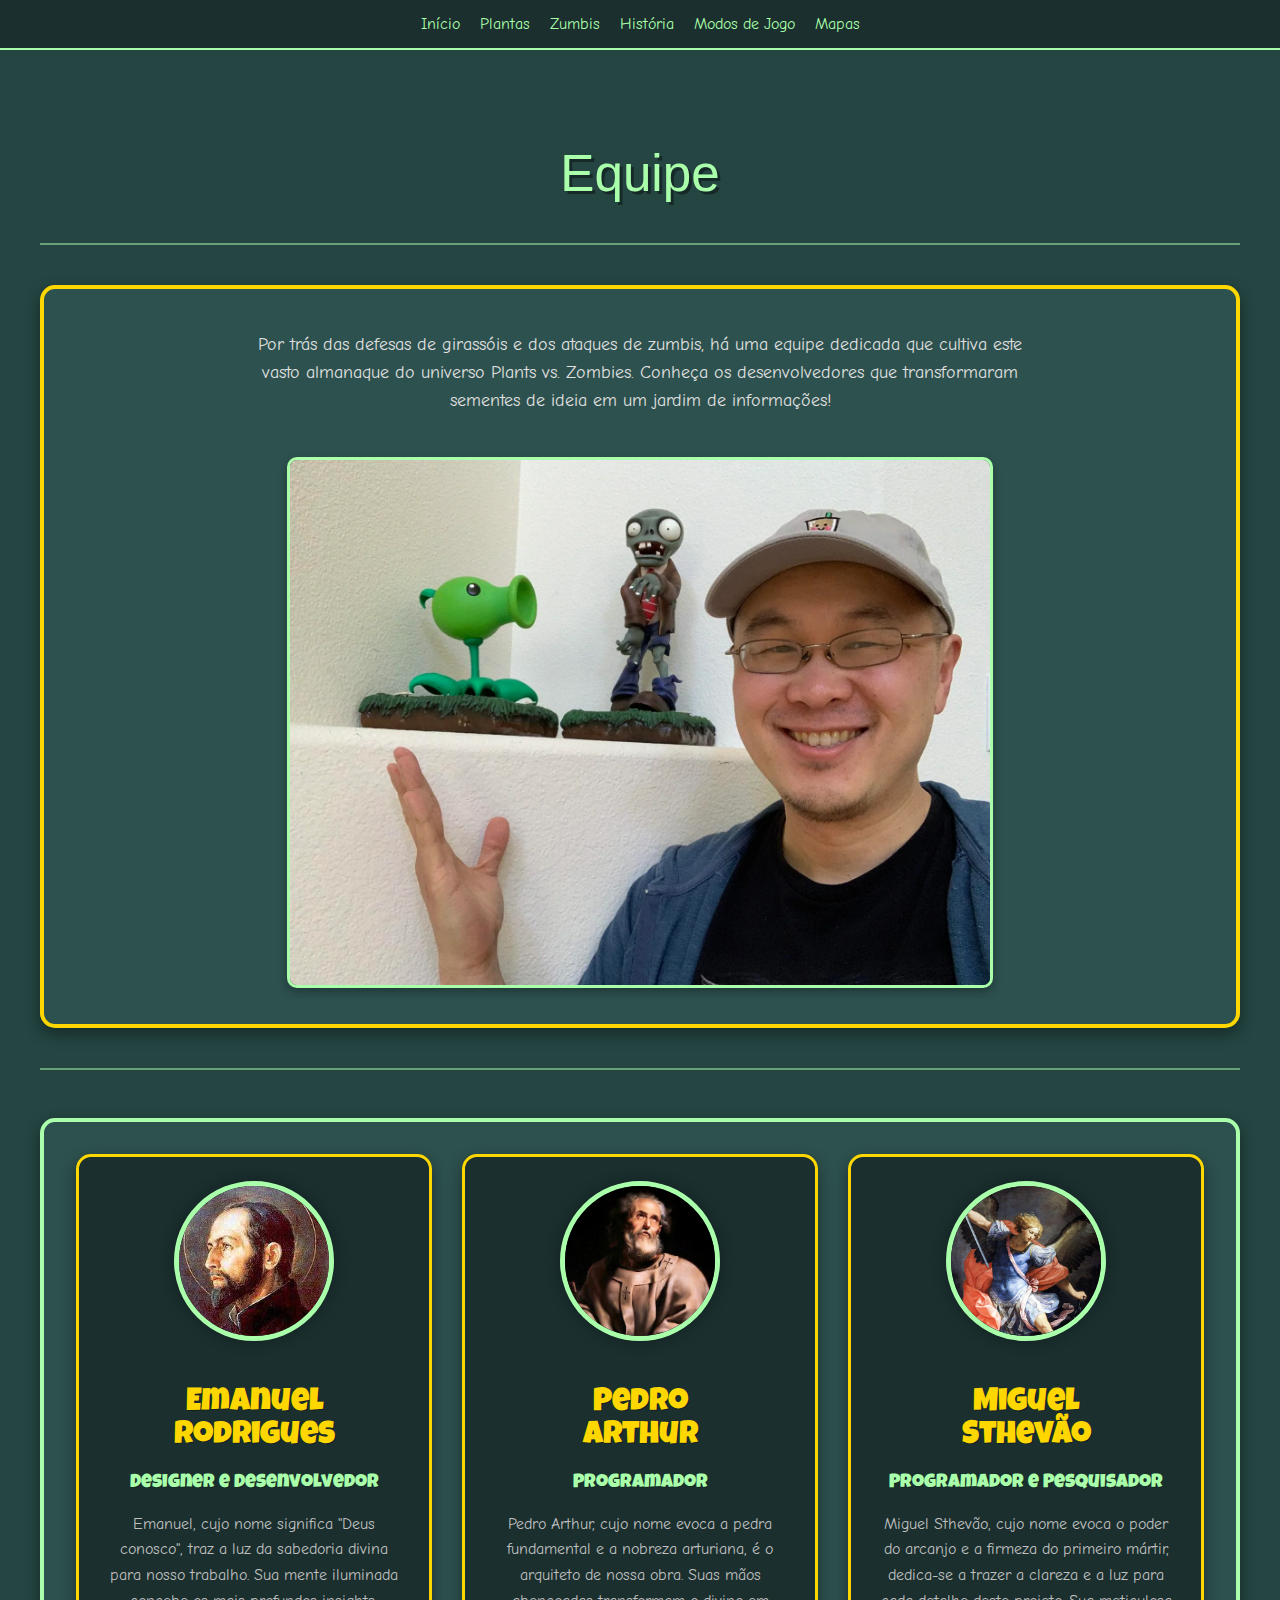
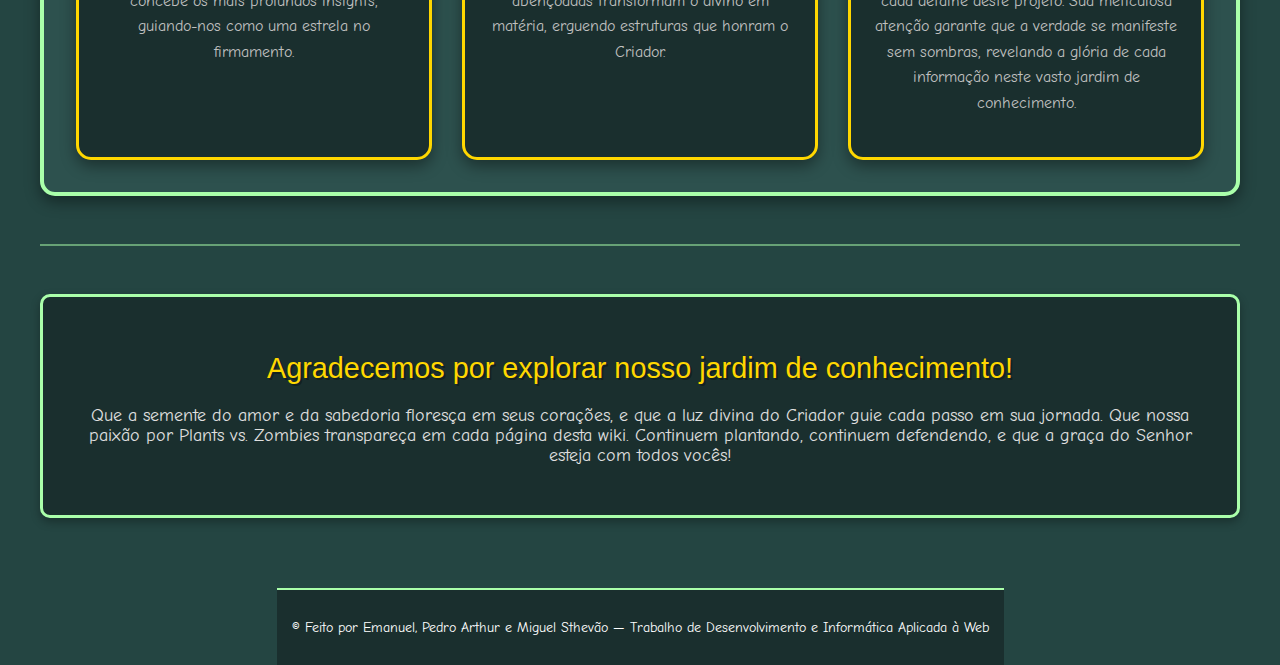
<file: team-page/team.html>
<!DOCTYPE html>
<html lang="pt-BR">
<head>
    <meta charset="UTF-8" />
    <meta name="viewport" content="width=device-width, initial-scale=1.0" />
    <title>PvZ Wiki - Os Criadores</title>
    <link rel="stylesheet" href="../styles.css" /> <link href="https://fonts.googleapis.com/css2?family=Comic+Neue&display=swap" rel="stylesheet">
    <link href="https://fonts.googleapis.com/css2?family=Luckiest+Guy&display=swap" rel="stylesheet">
    <link rel="stylesheet" href="team-style.css">
    <link rel="icon" href="../imgs/favicon.png" type="image/x-icon">
    <link rel="apple-touch-icon" href="../imgs/favicon.png">
</head>
<body>
    <header>
        <nav class="nav-header">
            <ul>
                <li><a href="../index.html">Início</a></li> 
                <li><a href="../plants-page/plants.html">Plantas</a></li>
                <li><a href="../zumbis-page/zumbis.html">Zumbis</a></li>
                <li><a href="../historia-page/historia.html">História</a></li>
                <li><a href="../modos-page/modos.html">Modos de Jogo</a></li>
                <li><a href="../mapas-page/mapas.html">Mapas</a></li>
                </ul>

        </nav>
    </header>

    <main class="creators-main">
        <h1 class="titulo">Equipe</h1>
        <hr>

        <section class="creators-introduction">
            <p>Por trás das defesas de girassóis e dos ataques de zumbis, há uma equipe dedicada que cultiva este vasto almanaque do universo Plants vs. Zombies. Conheça os desenvolvedores que transformaram sementes de ideia em um jardim de informações!</p>
            <img src="./imgs/george.png" alt="creator" class="team-banner"> </section>

        <hr>

        <section class="creators-grid-section">
            <div class="creator-card">
                <img src="./imgs/emanuel.png" alt="Emanuel Rodrigues" class="creator-img">
                <h2 class="creator-name">Emanuel Rodrigues</h2>
                <p class="creator-role">Designer e Desenvolvedor</p>
                <p class="creator-bio">Emanuel, cujo nome significa "Deus conosco", traz a luz da sabedoria divina para nosso trabalho. 
                    Sua mente iluminada concebe os mais profundos insights, guiando-nos como uma estrela no firmamento.</p>
            </div>

            <div class="creator-card">
                <img src="./imgs/pedro.png" alt="Pedro Arthur" class="creator-img">
                <h2 class="creator-name">Pedro <br>Arthur</h2>
                <p class="creator-role">Programador</p>
                <p class="creator-bio">Pedro Arthur, cujo nome evoca a pedra fundamental e a nobreza arturiana, é o arquiteto de nossa obra. 
                    Suas mãos abençoadas transformam o divino em matéria, erguendo estruturas que honram o Criador.</p>
            </div>

            <div class="creator-card">
                <img src="./imgs/miguel.png" alt="Miguel Sthevão" class="creator-img">
                <h2 class="creator-name">Miguel <br>Sthevão</h2>
                <p class="creator-role">Programador e Pesquisador</p>
                <p class="creator-bio">Miguel Sthevão, cujo nome evoca o poder do arcanjo e a firmeza do primeiro mártir, dedica-se a trazer a clareza e a luz para cada detalhe deste projeto. Sua meticulosa atenção garante que a verdade se manifeste sem sombras, revelando a glória de cada informação neste vasto jardim de conhecimento.</p>
            </div>
        </section>

        <hr>

        <section class="final-message">
            <h2 class="subtitulo">Agradecemos por explorar nosso jardim de conhecimento!</h2>
            <p>Que a semente do amor e da sabedoria floresça em seus corações, e que a luz divina do Criador guie cada passo em sua jornada. Que nossa paixão por Plants vs. Zombies transpareça em cada página desta wiki. Continuem plantando, continuem defendendo, e que a graça do Senhor esteja com todos vocês!</p>
        </section>

    </main>

    <footer>
        <p><span>&copy;</span> Feito por Emanuel, Pedro Arthur e Miguel Sthevão — Trabalho de Desenvolvimento e
            Informática Aplicada à Web</p>
    </footer>
</html>
</file>
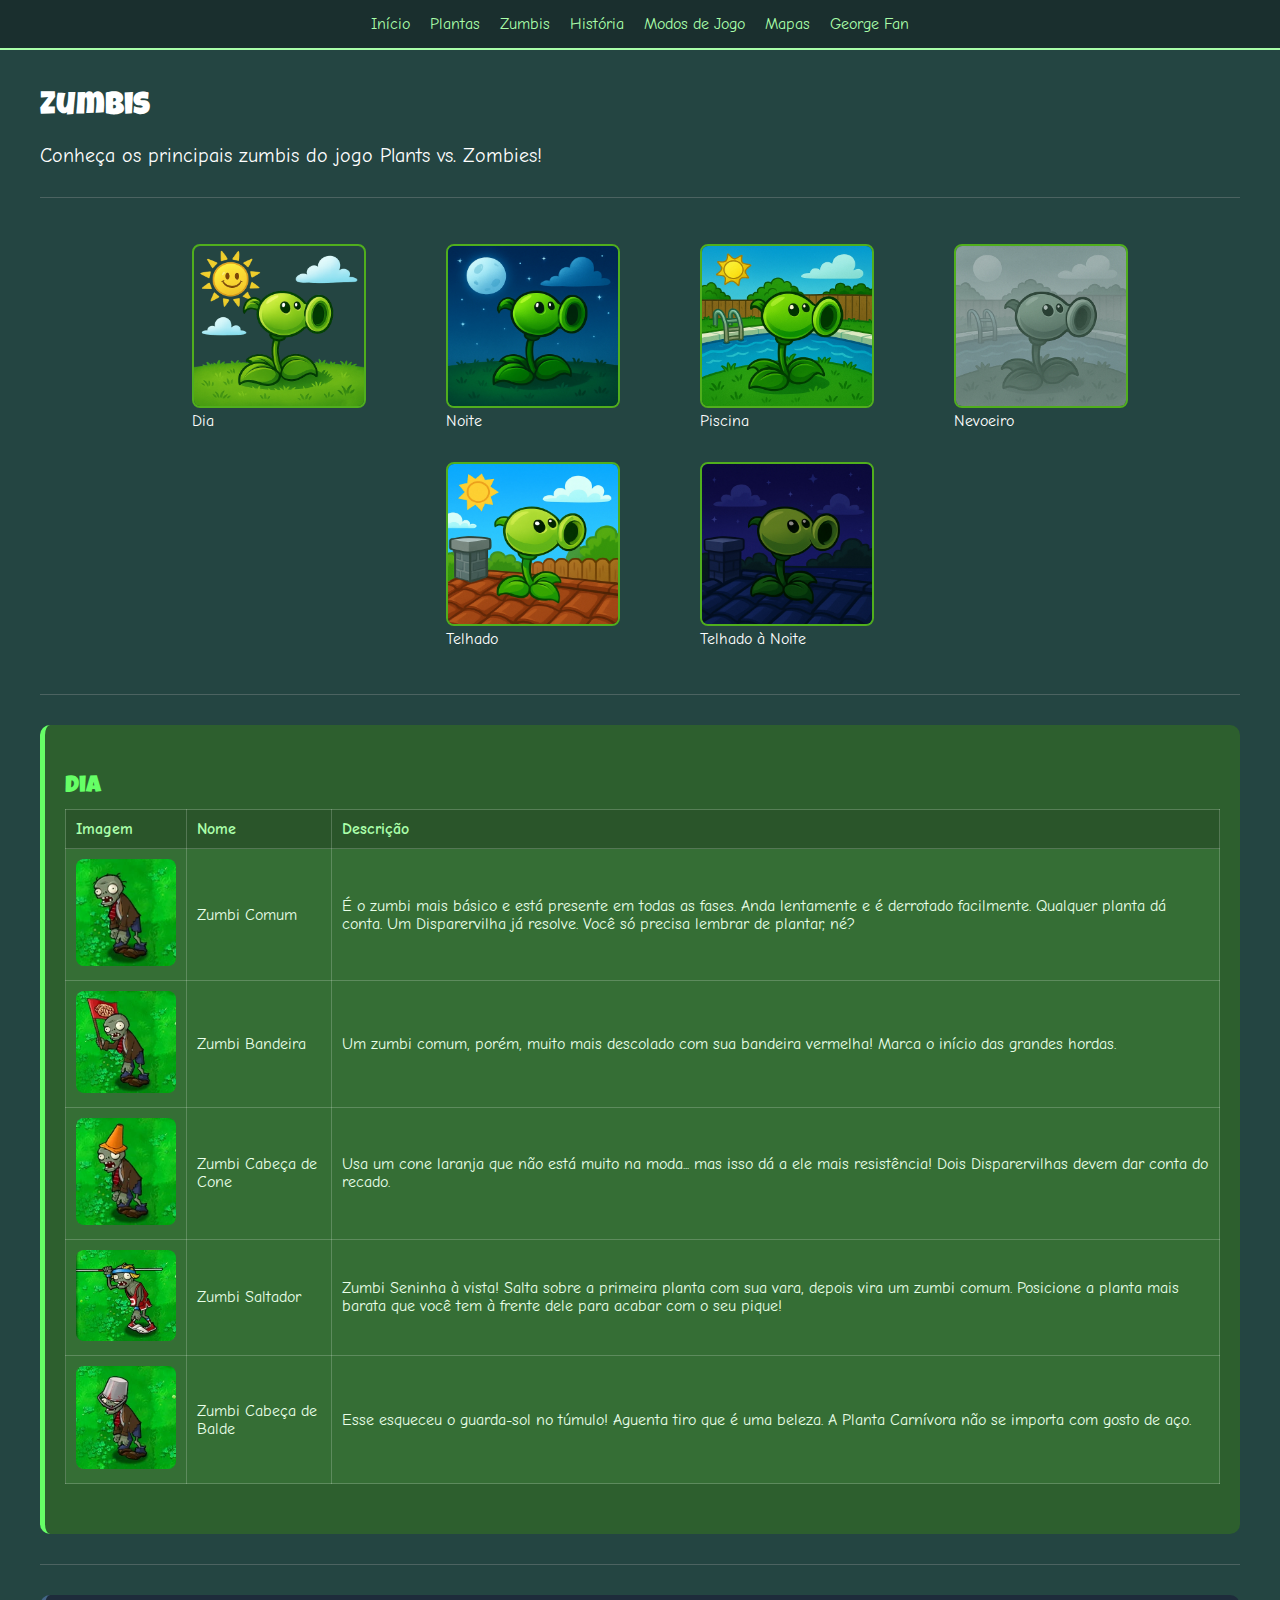
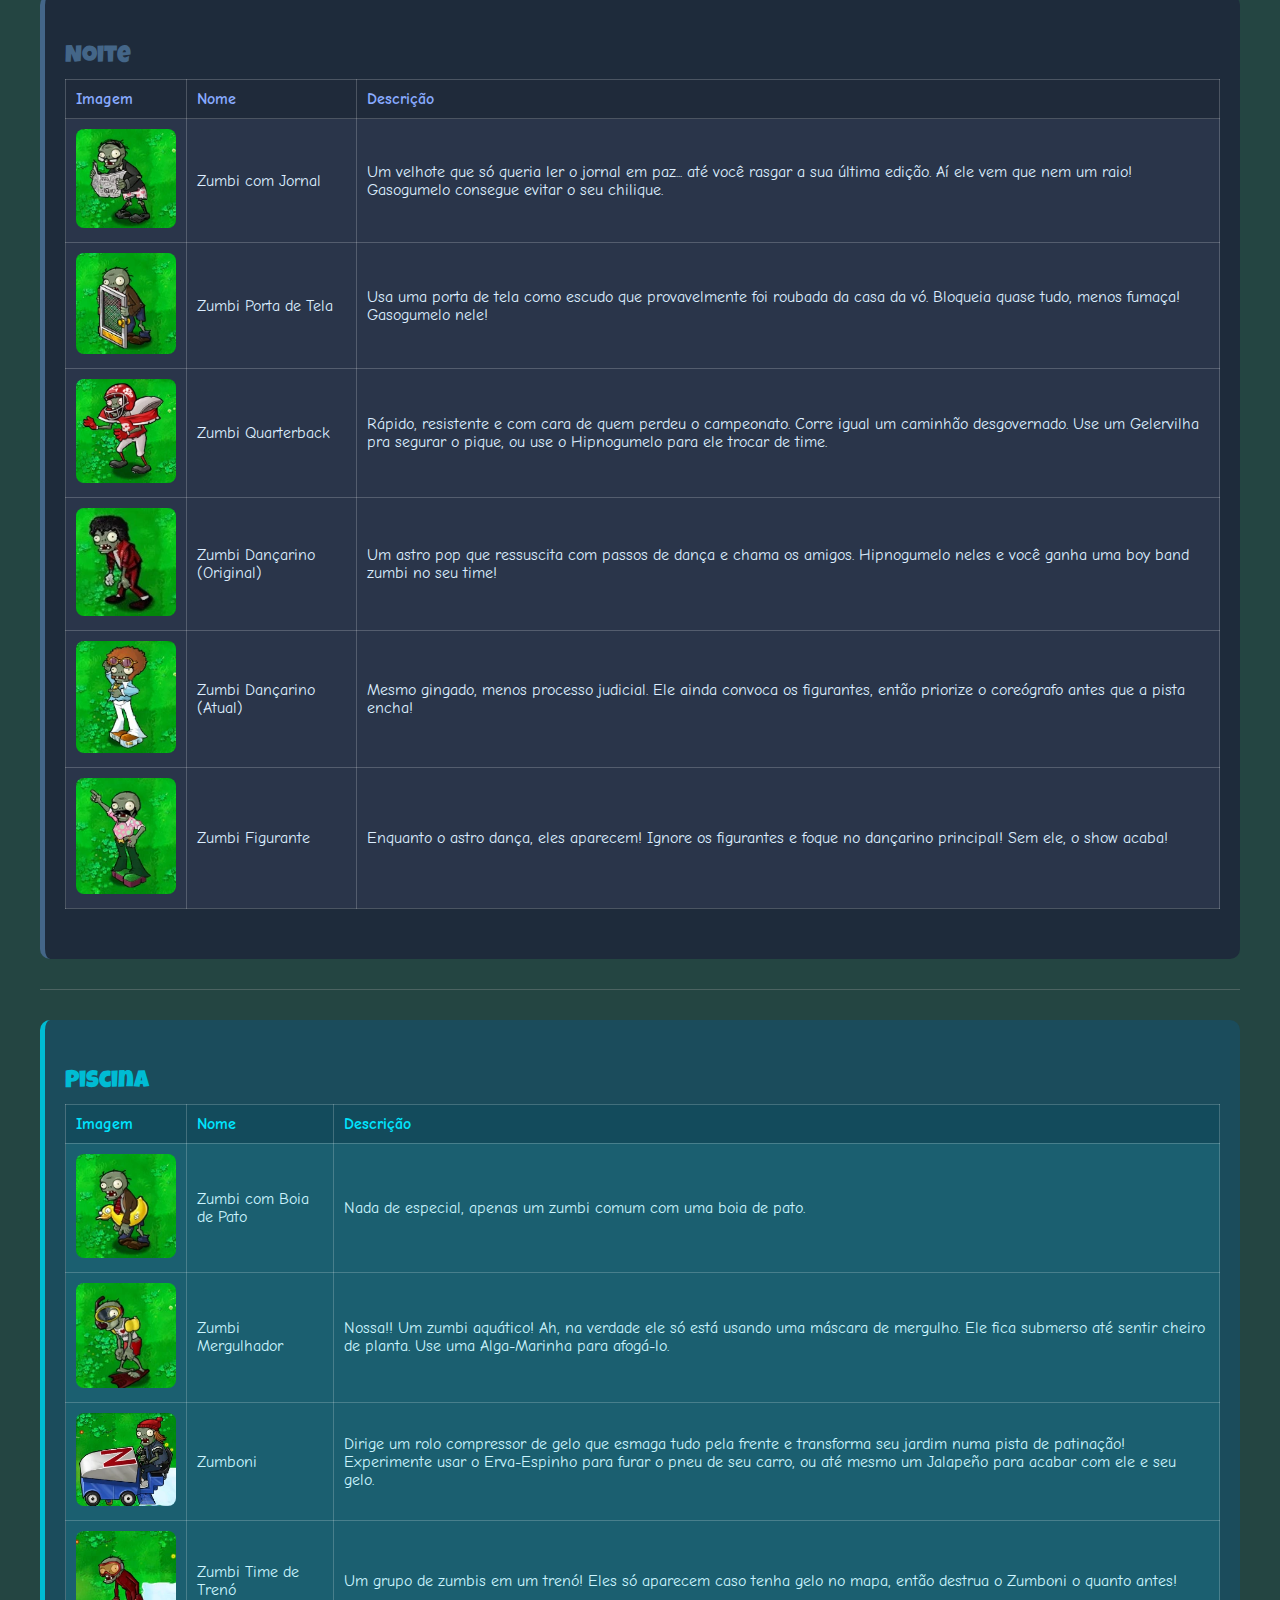
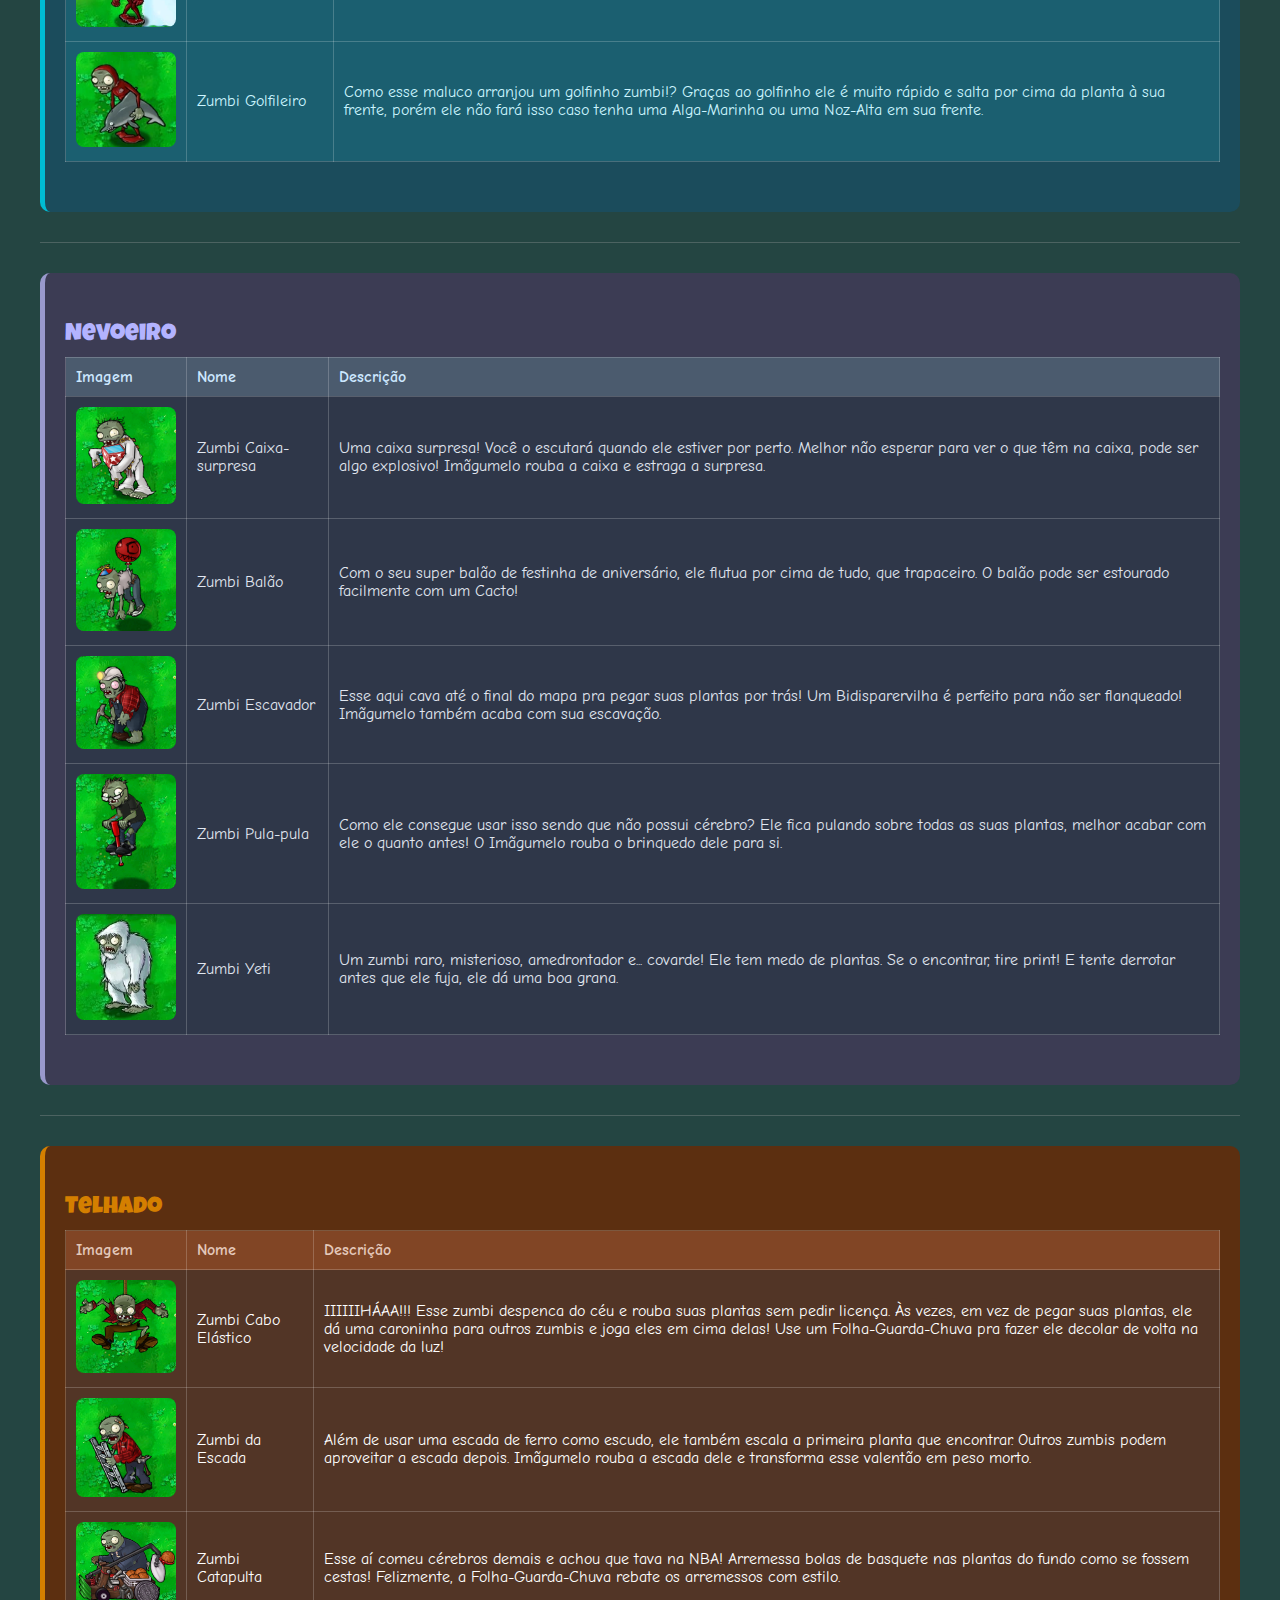
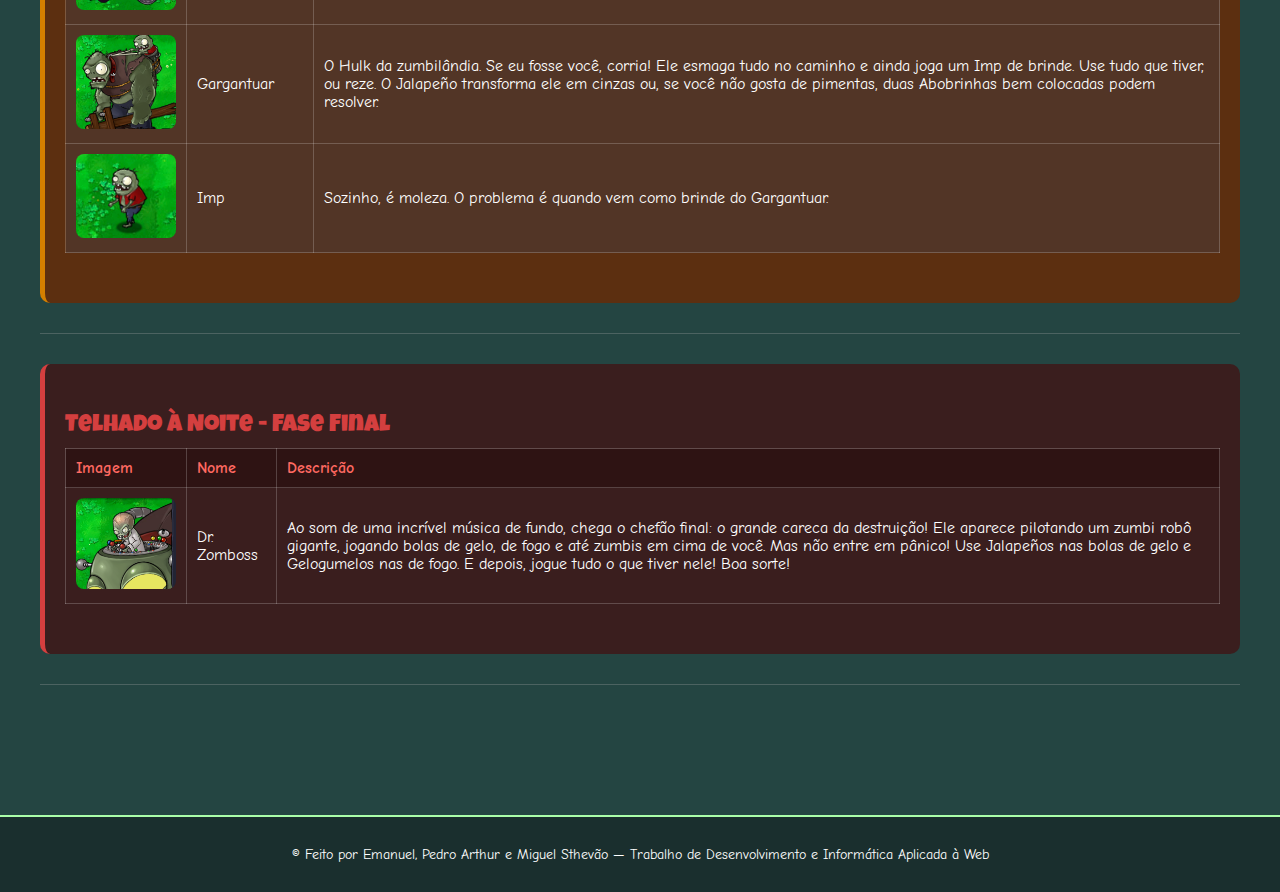
<file: zumbis-page/zumbis.html>
<!DOCTYPE html>
<html lang="pt-BR">

<head>
    <meta charset="UTF-8">
    <meta name="viewport" content="width=device-width, initial-scale=1.0" />
    <title>Zumbis - PvZ Wiki</title>
    <link rel="stylesheet" href="zumbis.css">
    <link href="https://fonts.googleapis.com/css2?family=Comic+Neue&display=swap" rel="stylesheet">
    <link href="https://fonts.googleapis.com/css2?family=Luckiest+Guy&display=swap" rel="stylesheet">
    <link rel="icon" href="../imgs/favicon.png" type="image/x-icon">
    <link rel="apple-touch-icon" href="../imgs/favicon.png">
</head>

<body>
    <div id="topo"></div>
    <header>
        <nav class="nav-header">
            <ul>
                <li><a href="../index.html">Início</a></li>
                <li><a href="../plants-page/plants.html">Plantas</a></li>
                <li><a href="#topo">Zumbis</a></li>
                <li><a href="../historia-page/historia.html">História</a></li>
                <li><a href="../modos-page/modos.html">Modos de Jogo</a></li>
                <li><a href="../mapas-page/mapas.html">Mapas</a></li>
                <li><a href="../george-Fan-page/george.html">George Fan</a></li>
            </ul>
        </nav>
    </header>

    <main>
        <h1 class="titulo">Zumbis</h1>
        <p class="subtitulo">Conheça os principais zumbis do jogo Plants vs. Zombies!</p>
        <hr>


        <nav>
            <ul>
                <li>
                    <a href="#dia">
                        <figure class="container-fig" id="fig-dia">
                            <img src="imgs/day.webp" alt="Dia">
                            <figcaption>Dia</figcaption>
                        </figure>
                    </a>
                </li>
                <li>
                    <a href="#noite">
                        <figure class="container-fig" id="fig-noite">
                            <img src="imgs/night.webp" alt="Noite">
                            <figcaption>Noite</figcaption>
                        </figure>
                    </a>
                </li>
                <li>
                    <a href="#piscina">
                        <figure class="container-fig" id="fig-piscina">
                            <img src="imgs/pool.webp" alt="Piscina">
                            <figcaption>Piscina</figcaption>
                        </figure>
                    </a>
                </li>
                <li>
                    <a href="#nevoeiro">
                        <figure class="container-fig" id="fig-nevoeiro">
                            <img src="imgs/fog.webp" alt="Nevoeiro">
                            <figcaption>Nevoeiro</figcaption>
                        </figure>
                    </a>
                </li>
                <li>
                    <a href="#telhado">
                        <figure class="container-fig" id="fig-telhado">
                            <img src="imgs/roof.webp" alt="Telhado">
                            <figcaption>Telhado</figcaption>
                        </figure>
                    </a>
                </li>
                <li>
                    <a href="#nightroof">
                        <figure class="container-fig" id="fig-nightroof">
                            <img src="imgs/nightroof.webp" alt="Telhado à Noite">
                            <figcaption>Telhado à Noite</figcaption>
                        </figure>
                    </a>
                </li>
        </ul>
    </nav>

        <hr>

        <!-- MAPA DIA -->
        <section class="section-container" id="dia">
            <h2 class="mapa-titulo mapa-dia">Dia</h2>
            <table class="zumbi-table tabela-dia">
                <thead>
                    <tr>
                        <th>Imagem</th>
                        <th>Nome</th>
                        <th>Descrição</th>
                    </tr>
                </thead>
                <tbody>
                    <tr>
                        <td><img src="imgs/zombie.webp" alt="Zumbi Comum" width="100"></td>
                        <td>Zumbi Comum</td>
                        <td>É o zumbi mais básico e está presente em todas as fases. Anda lentamente e é derrotado
                            facilmente. Qualquer planta dá conta. Um Disparervilha já resolve. Você só precisa lembrar
                            de plantar, né?</td>
                    </tr>
                    <tr>
                        <td><img src="imgs/flag-zombie.webp" alt="Zumbi Bandeira" width="100"></td>
                        <td>Zumbi Bandeira</td>
                        <td>Um zumbi comum, porém, muito mais descolado com sua bandeira vermelha! Marca o início das
                            grandes hordas.</td>
                    </tr>
                    <tr>
                        <td><img src="imgs/conehead-zombie.webp" alt="Zumbi Cabeça de Cone" width="100"></td>
                        <td>Zumbi Cabeça de Cone</td>
                        <td>Usa um cone laranja que não está muito na moda... mas isso dá a ele mais resistência! Dois
                            Disparervilhas devem dar conta do recado.</td>
                    </tr>
                    <tr>
                        <td><img src="imgs/pole-vaulting-zombie.webp" alt="Zumbi Saltador" width="100"></td>
                        <td>Zumbi Saltador</td>
                        <td>Zumbi Seninha à vista! Salta sobre a primeira planta com sua vara, depois vira um zumbi
                            comum. Posicione a planta mais barata que você tem à frente dele para acabar com o seu
                            pique!
                        </td>
                    </tr>
                    <tr>
                        <td><img src="imgs/buckethead-zombie.webp" alt="Zumbi Cabeça de Balde" width="100"></td>
                        <td>Zumbi Cabeça de Balde</td>
                        <td>Esse esqueceu o guarda-sol no túmulo! Aguenta tiro que é uma beleza. A Planta Carnívora não
                            se importa com gosto de aço.</td>
                    </tr>
                </tbody>
            </table>
        </section>

        <hr>

        <!-- MAPA NOITE -->
        <section class="section-container" id="noite">
            <h2 class="mapa-titulo mapa-noite">Noite</h2>
            <table class="zumbi-table tabela-noite">
                <thead>
                    <tr>
                        <th>Imagem</th>
                        <th>Nome</th>
                        <th>Descrição</th>
                    </tr>
                </thead>
                <tbody>
                    <tr>
                        <td><img src="imgs/newspaper-zombie.webp" alt="Zumbi com Jornal" width="100"></td>
                        <td>Zumbi com Jornal</td>
                        <td>Um velhote que só queria ler o jornal em paz... até você rasgar a sua última edição. Aí ele
                            vem que nem um raio! Gasogumelo consegue evitar o seu chilique.</td>
                    </tr>
                    <tr>
                        <td><img src="imgs/screen-door-zombie.webp" alt="Zumbi Porta de Tela" width="100"></td>
                        <td>Zumbi Porta de Tela</td>
                        <td>Usa uma porta de tela como escudo que provavelmente foi roubada da casa da vó. Bloqueia
                            quase
                            tudo, menos fumaça! Gasogumelo nele!</td>
                    </tr>
                    <tr>
                        <td><img src="imgs/footbal-zombie.webp" alt="Zumbi Quarterback" width="100"></td>
                        <td>Zumbi Quarterback</td>
                        <td>Rápido, resistente e com cara de quem perdeu o campeonato. Corre igual um caminhão
                            desgovernado. Use um Gelervilha pra segurar o pique, ou use o Hipnogumelo para ele trocar de
                            time.</td>
                    </tr>
                    <tr>
                        <td><img src="imgs/dancing-zombie(michael).webp" alt="Zumbi Dançarino (Original)" width="100">
                        </td>
                        <td>Zumbi Dançarino (Original)</td>
                        <td>Um astro pop que ressuscita com passos de dança e chama os amigos. Hipnogumelo neles e você
                            ganha uma boy band zumbi no seu time!</td>
                    </tr>
                    <tr>
                        <td><img src="imgs/dancing-zombie.webp" alt="Zumbi Dançarino (Atual)" width="100"></td>
                        <td>Zumbi Dançarino (Atual)</td>
                        <td>Mesmo gingado, menos processo judicial. Ele ainda convoca os figurantes, então priorize o
                            coreógrafo antes que a pista encha!</td>
                    </tr>
                    <tr>
                        <td><img src="imgs/backup-dancer.webp" alt="Zumbi Figurante" width="100"></td>
                        <td>Zumbi Figurante</td>
                        <td>Enquanto o astro dança, eles aparecem! Ignore os figurantes e foque no dançarino principal!
                            Sem ele, o show acaba!</td>
                    </tr>
                </tbody>
            </table>
        </section>

        <hr>

        <!-- MAPA PISCINA -->
        <section class="section-container" id="piscina">
            <h2 class="mapa-titulo mapa-piscina">Piscina</h2>
            <table class="zumbi-table tabela-piscina">
                <thead>
                    <tr>
                        <th>Imagem</th>
                        <th>Nome</th>
                        <th>Descrição</th>
                    </tr>
                </thead>
                <tbody>
                    <tr>
                        <td><img src="imgs/ducky-tube-zombie.webp" alt="Zumbi com Boia de Pato" width="100"></td>
                        <td>Zumbi com Boia de Pato</td>
                        <td>Nada de especial, apenas um zumbi comum com uma boia de pato.</td>
                    </tr>
                    <tr>
                        <td><img src="imgs/snorkel-zombie.webp" alt="Zumbi Mergulhador" width="100"></td>
                        <td>Zumbi Mergulhador</td>
                        <td>Nossa!! Um zumbi aquático! Ah, na verdade ele só está usando uma máscara de mergulho. Ele
                            fica
                            submerso até sentir cheiro de planta. Use uma Alga-Marinha para afogá-lo.</td>
                    </tr>
                    <tr>
                        <td><img src="imgs/zomboni.webp" alt="Zumboni" width="100"></td>
                        <td>Zumboni</td>
                        <td>Dirige um rolo compressor de gelo que esmaga tudo pela frente e transforma seu jardim numa
                            pista de patinação! Experimente usar o Erva-Espinho para furar o pneu de seu carro, ou até
                            mesmo um Jalapeño para acabar com ele e seu gelo.</td>
                    </tr>
                    <tr>
                        <td><img src="imgs/zombie-bobsled-team.webp" alt="Zumbi Time de Trenó" width="100"></td>
                        <td>Zumbi Time de Trenó</td>
                        <td>Um grupo de zumbis em um trenó! Eles só aparecem caso tenha gelo no mapa, então destrua o
                            Zumboni o quanto antes!</td>
                    </tr>
                    <tr>
                        <td><img src="imgs/dolphin-rider-zombie.webp" alt="Zumbi Golfileiro" width="100"></td>
                        <td>Zumbi Golfileiro</td>
                        <td>Como esse maluco arranjou um golfinho zumbi!? Graças ao golfinho ele é muito rápido e salta
                            por cima da planta à sua frente, porém ele não fará isso caso tenha uma Alga-Marinha ou
                            uma
                            Noz-Alta em sua frente.</td>
                    </tr>

                </tbody>
            </table>
        </section>

        <hr>

        <!-- MAPA NEVOEIRO -->
        <section class="section-container" id="nevoeiro">
            <h2 class="mapa-titulo mapa-nevoeiro">Nevoeiro</h2>
            <table class="zumbi-table tabela-nevoeiro">
                <thead>
                    <tr>
                        <th>Imagem</th>
                        <th>Nome</th>
                        <th>Descrição</th>
                    </tr>
                </thead>
                <tbody>
                    <tr>
                        <td><img src="imgs/jack-in-the-box-zombie.webp" alt="Zumbi Caixa-surpresa" width="100"></td>
                        <td>Zumbi Caixa-surpresa</td>
                        <td>Uma caixa surpresa! Você o escutará quando ele estiver por perto. Melhor não esperar
                            para ver o que têm na caixa, pode ser algo explosivo! Imãgumelo rouba a caixa e estraga
                            a
                            surpresa.</td>
                    </tr>
                    <tr>
                        <td><img src="imgs/balloon-zombie.webp" alt="Zumbi Balão" width="100"></td>
                        <td>Zumbi Balão</td>
                        <td>Com o seu super balão de festinha de aniversário, ele flutua por cima de tudo, que
                            trapaceiro. O balão pode ser estourado facilmente com um Cacto!</td>
                    </tr>
                    <tr>
                        <td><img src="imgs/digger-zombie.webp" alt="Zumbi Escavador" width="100"></td>
                        <td>Zumbi Escavador</td>
                        <td>Esse aqui cava até o final do mapa pra pegar suas plantas por trás! Um Bidisparervilha é
                            perfeito
                            para não ser flanqueado! Imãgumelo também acaba com sua escavação.</td>
                    </tr>
                    <tr>
                        <td><img src="imgs/pogo-zombie.webp" alt="Zumbi Pula-pula" width="100"></td>
                        <td>Zumbi Pula-pula</td>
                        <td>Como ele consegue usar isso sendo que não possui cérebro? Ele fica pulando sobre todas as
                            suas plantas, melhor acabar com ele o quanto antes! O Imãgumelo rouba o brinquedo dele
                            para si.</td>
                    </tr>
                    <tr>
                        <td><img src="imgs/zombie-yeti.webp" alt="Zumbi Yeti" width="100"></td>
                        <td>Zumbi Yeti</td>
                        <td>Um zumbi raro, misterioso, amedrontador e... covarde! Ele tem medo de plantas. Se o
                            encontrar, tire print! E tente derrotar antes que ele fuja, ele dá uma boa grana.</td>
                    </tr>

                </tbody>
            </table>
        </section>

        <hr>

        <!-- MAPA TELHADO -->
        <section class="section-container" id="telhado">
            <h2 class="mapa-titulo mapa-telhado">Telhado</h2>
            <table class="zumbi-table tabela-telhado">
                <thead>
                    <tr>
                        <th>Imagem</th>
                        <th>Nome</th>
                        <th>Descrição</th>
                    </tr>
                </thead>
                <tbody>
                    <tr>
                        <td><img class="bungee" src="imgs/bunger-zombie.webp" alt="Zumbi Elástico" width="100"></td>
                        <td>Zumbi Cabo Elástico</td>
                        <td>IIIIIIHÁAA!!! Esse zumbi despenca do céu e rouba suas plantas sem pedir licença. Às vezes,
                            em vez de pegar suas plantas, ele dá uma caroninha para outros zumbis e joga eles em cima
                            delas! Use um Folha-Guarda-Chuva pra fazer ele decolar de volta na velocidade da luz!</td>
                    </tr>
                    <tr>
                        <td><img src="imgs/ladder-zombie.webp" alt="Zumbi da Escada" width="100"></td>
                        <td>Zumbi da Escada</td>
                        <td>Além de usar uma escada de ferro como escudo, ele também escala a primeira planta que
                            encontrar. Outros zumbis podem aproveitar a escada depois. Imãgumelo rouba a escada dele
                            e transforma esse valentão em peso morto.</td>
                    </tr>
                    <tr>
                        <td><img src="imgs/catapult-zombie.webp" alt="Zumbi Catapulta" width="100"></td>
                        <td>Zumbi Catapulta</td>
                        <td>Esse aí comeu cérebros demais e achou que tava na NBA! Arremessa bolas de basquete nas
                            plantas do fundo como se fossem cestas! Felizmente, a Folha-Guarda-Chuva rebate os
                            arremessos com
                            estilo.</td>
                    </tr>
                    <tr>
                        <td><img src="imgs/gargantuar.webp" alt="Gargantuar" width="100"></td>
                        <td>Gargantuar</td>
                        <td>O Hulk da zumbilândia. Se eu fosse você, corria! Ele esmaga tudo no caminho e ainda joga um
                            Imp de brinde. Use tudo que tiver, ou reze. O Jalapeño transforma ele em cinzas ou, se
                            você não gosta de pimentas, duas Abobrinhas bem colocadas podem resolver.</td>
                    </tr>
                    <tr>
                        <td><img src="imgs/imp.webp" alt="Imp" width="100"></td>
                        <td>Imp</td>
                        <td>Sozinho, é moleza. O problema é quando vem como brinde do Gargantuar.</td>
                    </tr>
                </tbody>
            </table>
        </section>

        <hr>

        <section class="section-container" id="nightroof">
            <h2 class="mapa-titulo mapa-nightroof">Telhado à Noite - Fase Final</h2>
            <table class="zumbi-table tabela-nightroof">
                <thead>
                    <tr>
                        <th>Imagem</th>
                        <th>Nome</th>
                        <th>Descrição</th>
                    </tr>
                </thead>
                <tbody>
                    <tr>
                        <td><img src="imgs/dr-zomboss.webp" alt="Dr. Zomboss" width="100"></td>
                        <td>Dr. Zomboss</td>
                        <td>Ao som de uma incrível música de fundo, chega o chefão final: o grande careca da destruição!
                            Ele aparece pilotando um zumbi robô gigante, jogando bolas de gelo, de fogo e até zumbis em
                            cima de você. Mas não entre em pânico! Use Jalapeños nas bolas de gelo e Gelogumelos nas de
                            fogo.
                            E depois, jogue tudo o que tiver nele! Boa sorte!</td>
                    </tr>
                </tbody>
            </table>
        </section>

        <hr>



    </main>

    <footer>
        <p><span>&copy;</span> Feito por Emanuel, Pedro Arthur e Miguel Sthevão — Trabalho de Desenvolvimento e
            Informática Aplicada à Web</p>
    </footer>

    <script>
        let clickCount = 0
        let lastClickTime = 0
        const DURATION_THRESHOLD = 500
        const bungee = document.querySelector('.bungee')
        const audio = new Audio('../audio/ihaaa.mp3')

        if (bungee) {
            bungee.addEventListener('click', () => {
                const currentTime = new Date().getTime()

                if (currentTime - lastClickTime < DURATION_THRESHOLD) {
                    clickCount++
                } else{
                    clickCount = 1
                }

                lastClickTime = currentTime

                if (clickCount === 3) {
                    audio.play()
                    clickCount = 0
                }
            })
        }
    </script>
</body>

</html>
</file>
<file: george-Fan-page/george-style.css>
html {
    scroll-behavior: smooth; /* rolagem suave pra a */
}

 body {
     background-color: #244542;
     color: white;
     font-family: 'Comic Neue', sans-serif;
     margin: 0;
     padding: 0;
 }

 header {
     background-color: #1a2f2e;
     padding: 15px 0;
     border-bottom: 2px solid #aaffaa;
     position: fixed;
     top: 0;
     right: 0;
     left: 0;
     z-index: 1000;
 }

 nav ul {
     list-style: none;
     display: flex;
     justify-content: center;
     gap: 20px;
     margin: 0;
     padding: 0;
 }

 nav ul li a {
     text-decoration: none;
     color: #aaffaa;
     transition: color 0.3s;
 }

 nav ul li a:hover {
     color: #ffffff;
 }

 main {
     padding: 70px 40px 20px;
     max-width: 960px;
     margin: 0 auto;
     margin-top: 60px;
 }

 footer {
     background-color: #1a2f2e;
     color: white;
     text-align: center;
     padding: 15px;
     margin-top: 80px;
     font-size: 14px;
     border-top: 2px solid #aaffaa;
 }

 h1, h2 {
     font-family: 'Luckiest Guy', cursive;
     font-weight: normal;
 }

 .titulo {
     font-size: 38px;
     margin-bottom: 10px;
     text-align: center;
     color: #aaffaa;
 }

 .subtitulo {
     font-size: 22px;
     margin-bottom: 30px;
     text-align: center;
     color: #e9ffe9;
 }

 .section-container {
     background-color: #2d5f2e;
     padding: 25px;
     border-radius: 10px;
     margin-bottom: 30px;
     border-left: 5px solid #66ff66;
     box-shadow: 4px 4px 10px rgba(0, 0, 0, 0.3);
 }

 .section-container h2 {
     font-size: 28px;
     margin-top: 0;
     margin-bottom: 20px;
     color: #66ff66;
     text-align: left;
 }

 .section-container hr {
     border: none;
     height: 1px;
     background-color: #aaa;
     opacity: 0.3;
     margin: 20px 0;
 }

 .profile-info {
     display: flex;
     flex-direction: column; /* imagem em cima do texto */
     align-items: center; /* alinhamento horizontal da img */
     gap: 25px;
     margin-bottom: 20px;
 }

 .profile-pic {
     width: 180px;
     height: 180px;
     border-radius: 50%;
     object-fit: cover;
     border: 4px solid #FFC107;
     box-shadow: 0 0 10px rgba(255, 193, 7, 0.5);
     flex-shrink: 0;
     margin: 0 auto; /* centralizar a imagem */
 }

 .bio-text {
     flex-grow: 1;
     font-size: 1.1em;
     line-height: 1.7;
     text-align: justify;
 }

 .bio-text strong {
     color: #FFC107;
 }

 .timeline {
     position: relative;
     padding-left: 30px;
     margin-top: 30px;
 }

 .timeline::before {
     content: '';
     position: absolute;
     left: 10px;
     top: 0;
     width: 4px;
     height: 100%;
     background-color: #FF5722;
     border-radius: 2px;
 }

 .timeline-item {
     position: relative;
     margin-bottom: 25px;
     padding-left: 25px; 
     color: #e9ffe9;
 }


 .timeline-item h3 {
     font-family: 'Luckiest Guy', cursive; /* essa fonte eh boa kkkkkk  https://youtu.be/FsPuaCITI1s?feature=shared */
     font-size: 1.5em;
     color: #FFC107;
     margin-top: 0;
     margin-bottom: 8px;
     display: flex;
     align-items: center; 
     gap: 5px; 
 }

 .timeline-item p {
     font-size: 1em;
     line-height: 1.6;
     text-align: justify;
     margin-left: 25px; 
 }

 .game-list {
     list-style-type: none;
     padding: 0;
     margin-top: 20px;
 }

 .game-list li {
     background-color: #356e35;
     padding: 10px 15px;
     margin-bottom: 10px;
     border-radius: 5px;
     border-left: 4px solid #FFC107;
     font-size: 1.1em;
     display: flex;
     align-items: center;
 }

 .game-list li strong {
     color: #aaffaa;
     margin-right: 10px;
 }

 /* reponsivo (eu acho kkkk) */
 @media (max-width: 768px) {
     main {
         padding: 70px 20px 20px;
     }
     .titulo {
         font-size: 30px;
     }
     .subtitulo {
         font-size: 18px;
     }
     .profile-info {
         flex-direction: column;
         align-items: center;
     }
     .profile-pic {
         margin-left: 0;
         margin-bottom: 20px;
     }
     .timeline {
         padding-left: 20px;
     }
     .timeline::before {
         left: 5px;
     }
     .timeline-item {
         padding-left: 20px;
     }
     .timeline-item h3 {
         /* pra alinhamento em telas menores */
         gap: 5px;
     }
     .timeline-item p {
         margin-left: 20px; /*  paragrafo em telas menores */
     }
 }

 @media (max-width: 480px) {
     .titulo {
         font-size: 24px;
     }
     .subtitulo {
         font-size: 16px;
     }
     .section-container {
         padding: 15px;
     }
     .section-container h2 {
         font-size: 22px;
     }
     .profile-pic {
         width: 150px;
         height: 150px;
     }
     .bio-text, .timeline-item p, .game-list li {
         font-size: 0.95em;
     }
     nav ul {
         flex-direction: column;
         gap: 10px;
     }
     nav ul li {
         text-align: center;
     }
 }
</file>
<file: modos-page/modos.css>
/* smooth scroll*/
html {
    scroll-behavior: smooth;
}

body {
    background-color: #244542;
    color: white;
    font-family: Arial, Helvetica, sans-serif;
    margin: 0;
    padding: 0;
}

header {
    background-color: #1a2f2e;
    padding: 15px 0;
    border-bottom: 2px solid #aaffaa;
}

nav ul {
    list-style: none;
    display: flex;
    justify-content: center;
    gap: 20px;
    margin: 0;
    padding: 0;
}

nav ul li a {
    text-decoration: none;
    color: #aaffaa;
    transition: color 0.3s;
}

nav ul li a:hover {
    color: #ffffff;
}

main {
    padding: 20px 40px;
}

.titulo {
    font-size: 32px;
    margin-bottom: 10px;
}

.subtitulo {
    font-size: 20px;
    margin-bottom: 20px;
}

footer {
    background-color: #1a2f2e;
    color: white;
    text-align: center;
    padding: 15px;
    margin-top: 30px;
    font-size: 14px;
    border-top: 2px solid #aaffaa;
}

.link-page{
    color: #6be52a;
    text-decoration: underline;
    font-weight: bold;
    font-style: italic;
}

/* =======CSS MODOS de GAME======== */

ul {
    list-style: none;
    align-items: center;
    justify-content: center;
    display: flex;
    flex-wrap: wrap;
     
}

section p {
    font-size: 18px; 
    line-height: 1.8; 
}


a{
    text-decoration: none;
    color: #ffffff;
}

.container-fig{
    transition: transform 0.3s ease;
    border-radius: 5px;
}

.container-fig:hover{
    transform: scale(1.1);
    box-shadow: 0 4px 10px rgba(0, 0, 0, 0.5);

 
}

ul img{
    border: 2px solid #50ae1d;
    border-radius: 8px;
    width: 170px;
    height: 160px;
   
}

section{
    padding: 8px 30px;
    border-radius: 8px;
    margin-bottom: 30px;
    width: 50%;
}

section h2 {
    font-size: 36px;
    color: #ffffff;
    margin-bottom: 10px;
}


section img{
/* pra centralizar horizontalmente */
    /* display: block;
    margin: 0 auto; */
    border-radius: 3px;
    box-shadow: 0 4px 8px rgba(0, 0, 0, 0.3);
    width: 600px;
}

/*======BACKGROUND DAS SECTIONS====*/

#aventura{
    background-color: #203c39;
}

#minijogos{
    background-color: #2e524f;
}

#enigmas{
    background-color: #203c39;
}

#sobrevivencia{
    background-color: #2e524f;
}

#zengarden{
    background-color: #203c39;
}

/*=====LINHA DE SEPARAÇAO====*/

hr {
    border: none;
    height: 1px;
    background-color: #aaa;
    opacity: 0.3;
    margin: 30px 0;
}
</file>
<file: plants-page/plants_style.css>
body{
    background-color: #244542;
    color: white;
    font-family: 'Comic Neue', sans-serif;
    margin: 0;
    padding: 0;
}

header{
    background-color: #1a2f2e;
    padding: 15px 0;
    border-bottom: 2px solid #aaffaa;
    /* fixar o header mesmo ao scrollar */
    position: fixed;
    top: 0;
    right: 0;
    left: 0;
}

nav ul {
    list-style:  none;
    display: flex;
    justify-content: center;
    gap: 20px;
    margin: 0;
    padding: 0;
}

nav ul li a {
    /* esse azul do lnik eh mt feio */
    text-decoration: none;
    color: #aaffaa;
    transition: color 0.3s;
}

nav ul li a:hover {
    color: #ffffff;
}

main{
    padding: 70px 40px;
}


footer {
    background-color: #1a2f2e;
    color: white;
    text-align: center;
    padding: 15px;
    margin-top: 80px;
    font-size: 14px;
    border-top: 2px solid #aaffaa;
}

h1, h2 {
    font-family: 'Luckiest Guy', cursive;
    font-weight: normal;
}

.titulo {
    font-size: 32px;
    margin-bottom: 10px;
}

.subtitulo {
    font-size: 20px;
    margin-bottom: 20px;
}

.tabela-planta th {
    background-color: #1a2f2e;
    color: #aaffaa;
}

.tabela-planta {
    width: 100%;
    border-collapse: collapse;
    color: #aaffaa;
}

.tabela-planta th,
.tabela-planta td {
    border: 1px solid #ffffff33;
    padding: 10px;
    text-align: left;
    vertical-align: middle;
}

.tabela-planta img {
    border-radius: 8px;
}

.tabela-dia td {
    background-color: #356e35;
    color: #e9ffe9;
}

.tabela-dia th {
    background-color: #2a552a;
    color: #aaffaa;
}

.tabela-noite td {
    background-color: #2a354a;
    color: #ddeeff;
}

.tabela-noite th {
    background-color: #1f2a3a;
    color: #88aaff;
}

.tabela-piscina td {
    background-color: #1b5f70;
    color: #ccf5ff;
}

.tabela-piscina th {
    background-color: #134b5c;
    color: #00e5ff;
}

.tabela-nevoeiro th {
    background-color: #4b5b6e;
    color: #cce7ff;
}

.tabela-nevoeiro td {
    background-color: #2f3749;
    color: #e0e6f0;
}

.tabela-nightroof th {
    background-color: #2e1313;
    color: #ff6961;
}

.tabela-nightroof td {
    background-color: #3a1e1e;
    color: #ffffff;
}

.titulo-planta {
    text-align: left;
    font-size: 24px;
    margin-top: 30px;
    margin-bottom: 10px;
}

.section-container {
    padding: 20px;
    border-radius: 10px;
    margin-bottom: 30px;
}

hr {
    border: none;
    height: 1px;
    background-color: #aaa;
    opacity: 0.3;
    margin: 30px 0;
}

.titulo-dia {
    color: #66ff66;
}

.titulo-noite {
    color: #446688;
}

.titulo-piscina {
    color: #00bcd4;
}

.titulo-nevoeiro {
    color: #b3b3ff;
}

#dia {
    background-color: #2d5f2e;
    border-left: 5px solid #66ff66;
}

#noite {
    background-color: #1e2b3b;
    border-left: 5px solid #446688;
}

#piscina {
    background-color: #1b4c5c;
    border-left: 5px solid #00bcd4;
}

#nevoeiro {
    background-color: #3c3c54;
    border-left: 5px solid #9999cc;
}
</file>
<file: styles.css>
body{
    background-color: #244542;
    color: white;
    display: flex;
    flex-direction: column;
    align-items: center;
    justify-content: center;
    text-align: center;
}

.titulo{
    font-family: Arial, Helvetica, sans-serif;
}

.subtitulo{
    font-family: Arial, Helvetica, sans-serif;
    font-size: 18px;
}

#img{
    border-radius: 50%;
}
</file>
<file: team-page/team-style.css>
header {
    background-color: #1a2f2e;
    padding: 15px 0;
    border-bottom: 2px solid #aaffaa;
    position: fixed;
    top: 0;
    right: 0;
    left: 0;
    z-index: 1000;
}

.nav-header ul {
    list-style: none;
    display: flex;
    justify-content: center;
    gap: 20px;
    margin: 0;
    padding: 0;
}

.nav-header ul li a {
    text-decoration: none;
    color: #aaffaa;
    transition: color 0.3s;
}

.nav-header ul li a:hover {
    color: #ffffff;
}

body {
    background-color: #244542;
    color: white;
    font-family: 'Comic Neue', sans-serif;
    margin: 0;
    padding-top: 70px;
}

main {
    text-align: center;
    padding: 40px;
}

h1, h2, h3 {
    font-family: 'Luckiest Guy', cursive;
    font-weight: normal;
}

.titulo {
    font-size: 3.2em;
    margin-bottom: 10px;
    color: #aaffaa;
    text-shadow: 3px 3px 0px rgba(0,0,0,0.4);
}

.subtitulo {
    font-size: 1.8em;
    margin-bottom: 20px;
    color: #ffd700;
    text-shadow: 2px 2px 0px rgba(0,0,0,0.3);
}

footer {
    background-color: #1a2f2e;
    color: white;
    text-align: center;
    padding: 15px;
    margin-top: 30px;
    font-size: 14px;
    border-top: 2px solid #aaffaa;
}

.logo {
    margin: 0 auto;
    display: flex;
}

.banner {
    margin: 20px 0;
    border-top-left-radius: 10px;
    width: 80%;
    max-width: 800px;
    border-top-right-radius: 10px;
    box-shadow: 0 8px 16px rgba(0, 0, 0, 0.5);
    border: 3px solid #aaffaa;
}

.acessos-rapidos nav {
    display: flex;
    flex-wrap: wrap;
    justify-content: center;
    gap: 20px;
    margin-top: 30px;
}

.card {
    background-color: #1a2f2e;
    border: 2px solid #aaffaa;
    color: white;
    padding: 15px 25px;
    border-radius: 12px;
    font-size: 1.2em;
    text-decoration: none;
    transition: transform 0.3s, background-color 0.3s;
    font-family: 'Luckiest Guy', cursive;
}

.card:hover {
    transform: scale(1.05);
    background-color: #2d514e;
    border-color: #ffffff;
}

hr {
    border: none;
    height: 2px;
    background-color: #aaffaa;
    opacity: 0.5;
    margin: 40px 0;
}

.creators-main {
    padding-top: 40px;
    max-width: 1200px;
    margin: 0 auto;
}

.creators-introduction {
    background-color: #2d514e;
    border: 4px solid #ffd700;
    border-radius: 15px;
    padding: 2em 3em;
    margin-bottom: 2em;
    box-shadow: 0 6px 15px rgba(0, 0, 0, 0.4);
}

.creators-introduction p {
    font-size: 1.1em;
    line-height: 1.6;
    max-width: 800px;
    margin: 0.5em auto 1.5em auto;
    color: #e0e0e0;
}

.team-banner {
    width: 90%;
    max-width: 700px;
    border: 3px solid #aaffaa;
    border-radius: 10px;
    box-shadow: 0 4px 10px rgba(0, 0, 0, 0.3);
    margin-top: 1em;
}

.creators-grid-section {
    display: grid;
    grid-template-columns: repeat(auto-fit, minmax(300px, 1fr));
    gap: 30px;
    margin-top: 3em;
    margin-bottom: 3em;
    padding: 2em;
    background-color: #2d514e;
    border: 4px solid #aaffaa;
    border-radius: 15px;
    box-shadow: 0 6px 15px rgba(0, 0, 0, 0.4);
}

.creator-card {
    background-color: #1a2f2e;
    border: 3px solid #ffd700;
    border-radius: 15px;
    padding: 1.5em;
    text-align: center;
    box-shadow: 0 6px 15px rgba(0, 0, 0, 0.4);
    transition: transform 0.3s ease, box-shadow 0.3s ease, border-color 0.3s ease;
    color: #e0e0e0;
}

.creator-card:hover {
    transform: translateY(-8px) scale(1.02);
    box-shadow: 0 12px 25px rgba(0, 0, 0, 0.5);
    border-color: #aaffaa;
}

.creator-img {
    width: 150px;
    height: 150px;
    border-radius: 50%;
    object-fit: cover;
    border: 5px solid #aaffaa;
    margin-bottom: 1em;
    box-shadow: 0 0 15px rgba(0, 0, 0, 0.3);
}

.creator-name {
    font-size: 2em;
    color: #ffd700;
    margin-bottom: 0.5em;
    text-shadow: 1px 1px 0px rgba(0,0,0,0.3);
}

.creator-role {
    font-size: 1.2em;
    font-family: 'Luckiest Guy', cursive;
    color: #aaffaa;
    margin-bottom: 1em;
    text-shadow: 1px 1px 0px rgba(0,0,0,0.2);
}

.creator-bio {
    font-size: 1em;
    line-height: 1.6;
    color: #c0c0c0;
}

.final-message {
    margin-top: 3em;
    padding: 2em;
    background-color: #1a2f2e;
    border: 3px solid #aaffaa;
    border-radius: 10px;
    box-shadow: 0 4px 10px rgba(0, 0, 0, 0.3);
}

.final-message p {
    font-size: 1.1em;
    color: #e0e0e0;
}

@media (max-width: 768px) {
    body {
        padding-top: 60px;
    }
    .nav-header ul {
        flex-direction: column;
        gap: 10px;
    }
    .titulo {
        font-size: 2em;
    }
    .subtitulo {
        font-size: 1.5em;
    }
    .banner {
        width: 100%;
    }
    .creators-main {
        padding: 20px;
    }
    .creators-introduction, .creators-grid-section, .final-message {
        padding: 1.5em;
    }
    .creators-grid-section {
        grid-template-columns: 1fr;
    }
    .creator-img {
        width: 120px;
        height: 120px;
    }
    .creator-name {
        font-size: 1.8em;
    }
    .creator-role {
        font-size: 1.1em;
    }
}
</file>
<file: zumbis-page/zumbis.css>
/* smooth scroll*/
html {
    scroll-behavior: smooth;
}

body {
    background-color: #244542;
    color: white;
    font-family: 'Comic Neue', sans-serif;
    margin: 0;
    padding: 0;
}

header {
    background-color: #1a2f2e;
    padding: 15px 0;
    border-bottom: 2px solid #aaffaa;
    /* fixar o header mesmo ao scrollar */
    position: fixed;
    top: 0;
    right: 0;
    left: 0;
    /* pros cards nao sobrepor o header */
    z-index: 10;
}

.nav-header ul {
    list-style: none;
    display: flex;
    justify-content: center;
    gap: 20px;
    margin: 0;
    padding: 0;
}

.nav-header ul li a {
    text-decoration: none;
    color: #aaffaa;
    transition: color 0.3s;
}

.nav-header ul li a:hover {
    color: #ffffff;
}

main {
    padding: 70px 40px;
}

h1, h2{
    font-family: 'Luckiest Guy', cursive;
    font-weight: normal;
}

.titulo {
    font-size: 32px;
    margin-bottom: 10px;
}

.subtitulo {
    font-size: 20px;
    margin-bottom: 20px;
}

footer {
    background-color: #1a2f2e;
    color: white;
    text-align: center;
    padding: 15px;
    margin-top: 30px;
    font-size: 14px;
    border-top: 2px solid #aaffaa;
}


/* ---------- CSS TABELAS ZUMBI ---------- */

/* Style padrão para cabeçalhos */
.zumbi-table th {
    background-color: #1a2f2e;
    color: #aaffaa;
}

.zumbi-table {
    width: 100%;
    border-collapse: collapse;
    margin-bottom: 30px;
}

.zumbi-table th, .zumbi-table td {
    border: 1px solid #ffffff33;
    padding: 10px;
    text-align: left;
    vertical-align: middle;
}

.zumbi-table img {
    border-radius: 8px;
}

ul {
    list-style: none;
    align-items: center;
    justify-content: center;
    display: flex;
    flex-wrap: wrap;
}

ul li a {
    text-decoration: none;
    color: white;
}

.container-fig{
    transition: transform 0.3s ease;
    border-radius: 5px;
}

.container-fig:hover{
    transform: scale(1.1);
    box-shadow: 0 4px 10px rgba(0, 0, 0, 0.5);
}

ul img{
    border: 2px solid #50ae1d;
    border-radius: 8px;
    width: 170px;
    height: 160px;
   
}


/* Estilos específicos por mapa */

/* ======= DIA ==========*/
.tabela-dia td {
    background-color: #356e35;
    color: #e9ffe9;
}
.tabela-dia th {
    background-color: #2a552a;
    color: #aaffaa;
}

/* ======= NOITE ==========*/

.tabela-noite td {
    background-color: #2a354a;
    color: #ddeeff;
}
.tabela-noite th {
    background-color: #1f2a3a;
    color: #88aaff;
}

/* ======= PISCINA ==========*/

.tabela-piscina td {
    background-color: #1b5f70;
    color: #ccf5ff;
}
.tabela-piscina th {
    background-color: #134b5c;
    color: #00e5ff;
}

/* ======= NEVOEIRO ==========*/

.tabela-nevoeiro th {
    background-color: #4b5b6e;
    color: #cce7ff;
}

.tabela-nevoeiro td {
    background-color: #2f3749;
    color: #e0e6f0;
}

/* ======= TELHADO ==========*/

.tabela-telhado th{
    background-color: #814525;
    color: #e4c8ba;
}

.tabela-telhado td{
    background-color: #523526;
    color: #ffffff;
}

/* ========= NIGHTROOF ==========*/
.tabela-nightroof th{
    background-color: #2e1313;
    color: #ff6961;
}

.tabela-nightroof td{
    background-color: #3a1e1e;
    color: #ffffff;
}


/* ---------- TÍTULOS DE MAPAS ---------- */
.mapa-titulo {
    text-align: left;
    font-size: 24px;
    margin-top: 30px;
    margin-bottom: 10px;
}

.section-container{
    padding: 20px;
    border-radius: 10px;
    margin-bottom: 30px;
}

/* ======= DIA ==========*/

.mapa-dia {
    color: #66ff66;
}

#dia {
    background-color: #2d5f2e;
    border-left: 5px solid #66ff66;

}

/* ======= NOITE ==========*/

.mapa-noite {
    color: #446688;
}

#noite {
    background-color: #1e2b3b;
    border-left: 5px solid #446688;
}

/* ======= PISCINA ==========*/

.mapa-piscina {
    color: #00bcd4;
}

#piscina {
    background-color: #1b4c5c;
    border-left: 5px solid #00bcd4;
}

/* ======= NEVOEIRO ==========*/

.mapa-nevoeiro{
    color: #b3b3ff;
}

#nevoeiro{
    background-color: #3c3c54;
    border-left: 5px solid #9999cc;
}

/* ======= TELHADO ==========*/

.mapa-telhado{
    color: #d47f00;
}

#telhado{
    background-color: #5c2f10;
    border-left: 5px solid #d47f00;
}

/* ======= NIGHTROOF ==========*/

.mapa-nightroof{
    color: #d43f3f;
}

#nightroof{
    background-color: #3a1e1e; 
    border-left: 5px solid #d43f3f; 
}


/* Linha de separação */
hr {
    border: none;
    height: 1px;
    background-color: #aaa;
    opacity: 0.3;
    margin: 30px 0;
}
</file>
